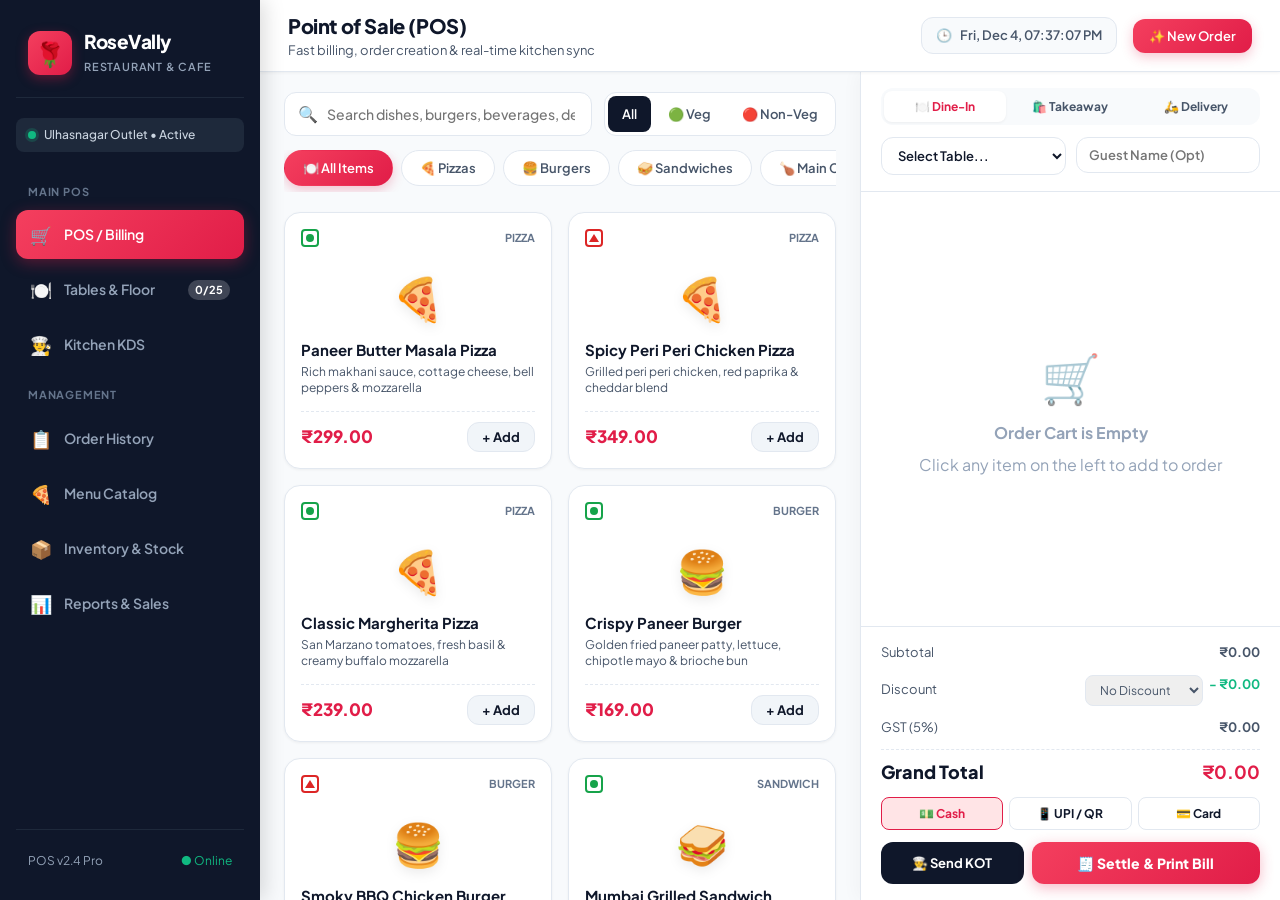
<file: index.html>
<!DOCTYPE html>
<html lang="en">
<head>
    <meta charset="UTF-8">
    <meta name="viewport" content="width=device-width, initial-scale=1.0">
    <title>RoseVally - Smart POS & Billing Terminal</title>
    <link rel="stylesheet" href="style.css">
</head>
<body>

<div class="app-layout">

    <!-- ================= SIDEBAR NAVIGATION ================= -->
    <aside class="sidebar">
        <div class="brand-header">
            <div class="brand-icon">🌹</div>
            <div class="brand-info">
                <h2>RoseVally</h2>
                <span>Restaurant & Cafe</span>
            </div>
        </div>

        <div class="outlet-tag">
            <span class="pulse-dot"></span>
            <span>Ulhasnagar Outlet • Active</span>
        </div>

        <nav class="nav-menu">
            <div class="nav-label">Main POS</div>
            <a href="index.html" class="nav-item active">
                <div class="nav-left">
                    <span class="nav-icon">🛒</span>
                    <span>POS / Billing</span>
                </div>
            </a>

            <a href="tables.html" class="nav-item">
                <div class="nav-left">
                    <span class="nav-icon">🍽️</span>
                    <span>Tables & Floor</span>
                </div>
                <span class="nav-badge" id="tableOccupiedBadge">0/25</span>
            </a>

            <a href="kitchen.html" class="nav-item">
                <div class="nav-left">
                    <span class="nav-icon">👨‍🍳</span>
                    <span>Kitchen KDS</span>
                </div>
                <span class="nav-badge" id="kitchenOrdersBadge" style="background:#ef4444;">0</span>
            </a>

            <div class="nav-label">Management</div>
            <a href="orders.html" class="nav-item">
                <div class="nav-left">
                    <span class="nav-icon">📋</span>
                    <span>Order History</span>
                </div>
            </a>

            <a href="menu.html" class="nav-item">
                <div class="nav-left">
                    <span class="nav-icon">🍕</span>
                    <span>Menu Catalog</span>
                </div>
            </a>

            <a href="inventory.html" class="nav-item">
                <div class="nav-left">
                    <span class="nav-icon">📦</span>
                    <span>Inventory & Stock</span>
                </div>
            </a>

            <a href="reports.html" class="nav-item">
                <div class="nav-left">
                    <span class="nav-icon">📊</span>
                    <span>Reports & Sales</span>
                </div>
            </a>
        </nav>

        <div class="sidebar-footer">
            <div class="system-status">
                <span>POS v2.4 Pro</span>
                <span style="color:#10b981;">● Online</span>
            </div>
        </div>
    </aside>


    <!-- ================= MAIN POS INTERFACE ================= -->
    <div class="main-wrapper">

        <!-- TOP BAR -->
        <header class="topbar">
            <div class="page-title">
                <h1>Point of Sale (POS)</h1>
                <p>Fast billing, order creation & real-time kitchen sync</p>
            </div>

            <div class="topbar-actions">
                <div class="live-clock" id="liveClockDisplay">
                    🕒 <span>Loading time...</span>
                </div>
                <button class="quick-action-btn" id="newOrderBtn" onclick="resetCurrentOrder()">
                    ✨ New Order
                </button>
            </div>
        </header>

        <!-- POS WORKSPACE -->
        <main class="pos-workspace">

            <!-- LEFT: FOOD CATALOG PANE -->
            <section class="pos-catalog-pane">
                
                <div class="catalog-controls">
                    <!-- Search & Diet Filters -->
                    <div class="search-filter-row">
                        <div class="search-input-box">
                            <span class="search-icon">🔍</span>
                            <input type="text" id="foodSearchInput" placeholder="Search dishes, burgers, beverages, desserts..." autocomplete="off">
                        </div>

                        <div class="diet-filter-tabs">
                            <button class="diet-btn active" data-diet="all">All</button>
                            <button class="diet-btn" data-diet="veg">🟢 Veg</button>
                            <button class="diet-btn" data-diet="nonveg">🔴 Non-Veg</button>
                        </div>
                    </div>

                    <!-- Category Chips -->
                    <div class="categories-bar" id="categoryChipsContainer">
                        <button class="category-chip active" data-cat="all">🍽️ All Items</button>
                        <button class="category-chip" data-cat="pizza">🍕 Pizzas</button>
                        <button class="category-chip" data-cat="burger">🍔 Burgers</button>
                        <button class="category-chip" data-cat="sandwich">🥪 Sandwiches</button>
                        <button class="category-chip" data-cat="main">🍗 Main Course</button>
                        <button class="category-chip" data-cat="beverage">🥤 Beverages</button>
                        <button class="category-chip" data-cat="dessert">🍰 Desserts</button>
                    </div>
                </div>

                <!-- Food Items Grid -->
                <div class="food-items-grid" id="foodGrid">
                    <!-- Generated dynamically via script.js -->
                </div>

            </section>


            <!-- RIGHT: ORDER CART & BILLING PANE -->
            <aside class="pos-order-pane">
                
                <!-- Order Header & Mode -->
                <div class="order-pane-header">
                    <div class="order-type-switch">
                        <button type="button" class="type-btn active" data-type="dinein">🍽️ Dine-In</button>
                        <button type="button" class="type-btn" data-type="takeaway">🛍️ Takeaway</button>
                        <button type="button" class="type-btn" data-type="delivery">🛵 Delivery</button>
                    </div>

                    <div class="order-meta-grid">
                        <div class="table-picker-box" id="tablePickerWrapper">
                            <select id="posTableSelect">
                                <option value="">Select Table...</option>
                                <!-- Tables dynamically populated -->
                            </select>
                        </div>

                        <div class="guest-input-box">
                            <input type="text" id="posGuestName" placeholder="Guest Name (Opt)">
                        </div>
                    </div>
                </div>

                <!-- Cart Items List -->
                <div class="order-cart-items" id="cartItemsList">
                    <div class="empty-cart-state">
                        <span>🛒</span>
                        <strong>Order Cart is Empty</strong>
                        <p>Click any item on the left to add to order</p>
                    </div>
                </div>

                <!-- Bill Calculation & Checkout Controls -->
                <div class="order-summary-box">
                    
                    <div class="calc-line">
                        <span>Subtotal</span>
                        <strong id="summarySubtotal">₹0.00</strong>
                    </div>

                    <div class="calc-line" style="align-items:center;">
                        <span>Discount</span>
                        <div class="discount-controls">
                            <select id="discountSelect" onchange="calculateCartTotals()">
                                <option value="0">No Discount</option>
                                <option value="5%">5% Off</option>
                                <option value="10%">10% Off</option>
                                <option value="50">₹50 Flat Off</option>
                                <option value="100">₹100 Flat Off</option>
                            </select>
                            <strong id="summaryDiscount" style="color:#10b981;">- ₹0.00</strong>
                        </div>
                    </div>

                    <div class="calc-line">
                        <span>GST (5%)</span>
                        <strong id="summaryGST">₹0.00</strong>
                    </div>

                    <div class="calc-line grand">
                        <span>Grand Total</span>
                        <strong id="summaryGrandTotal">₹0.00</strong>
                    </div>

                    <!-- Payment Mode Selection -->
                    <div class="payment-modes-grid">
                        <button type="button" class="pay-mode-btn active" data-mode="Cash">💵 Cash</button>
                        <button type="button" class="pay-mode-btn" data-mode="UPI">📱 UPI / QR</button>
                        <button type="button" class="pay-mode-btn" data-mode="Card">💳 Card</button>
                    </div>

                    <!-- Action Buttons -->
                    <div class="order-actions-row">
                        <button type="button" class="kot-btn" onclick="sendKitchenKOT()">
                            👨‍🍳 Send KOT
                        </button>
                        <button type="button" class="bill-pay-btn" onclick="generateAndPrintBill()">
                            🧾 Settle & Print Bill
                        </button>
                    </div>

                </div>

            </aside>

        </main>

    </div>

</div>


<!-- ================= ITEM CUSTOMIZATION / NOTE MODAL ================= -->
<div class="rose-modal-overlay" id="itemNoteModal">
    <div class="rose-modal-card">
        <div class="modal-head">
            <h3 id="noteModalItemTitle">Special Instruction</h3>
            <button class="modal-close-btn" onclick="closeNoteModal()">✕</button>
        </div>
        <p style="font-size:13px; color:var(--text-secondary); margin-bottom:12px;">Add specific instructions for the chef (e.g. Less spicy, Extra crispy, No garlic/onion):</p>
        <input type="text" id="customItemNoteInput" placeholder="e.g. Extra spicy & crispy base" style="width:100%; padding:10px 14px; border:1.5px solid var(--border-color); border-radius:var(--radius-md); margin-bottom:16px;">
        <div style="display:flex; justify-content:flex-end; gap:8px;">
            <button onclick="closeNoteModal()" style="padding:8px 16px; border:1px solid var(--border-color); background:transparent; border-radius:var(--radius-sm); cursor:pointer;">Cancel</button>
            <button onclick="saveItemNote()" style="padding:8px 18px; border:none; background:var(--primary); color:white; border-radius:var(--radius-sm); font-weight:700; cursor:pointer;">Save Note</button>
        </div>
    </div>
</div>


<!-- ================= UPI QR CODE MODAL ================= -->
<div class="rose-modal-overlay" id="upiModal">
    <div class="rose-modal-card" style="text-align:center;">
        <div class="modal-head">
            <h3>📱 UPI Instant Payment</h3>
            <button class="modal-close-btn" onclick="closeUpiModal()">✕</button>
        </div>
        <p style="font-size:14px; color:var(--text-secondary); margin-bottom:16px;">Scan with Google Pay, PhonePe, Paytm or BHIM</p>
        
        <div style="background:#ffffff; border:2px dashed #e2e8f0; padding:16px; border-radius:12px; display:inline-block; margin-bottom:14px;">
            <!-- Dynamic SVG QR Code Simulation -->
            <svg width="180" height="180" viewBox="0 0 180 180" fill="none" xmlns="http://www.w3.org/2000/svg">
                <rect width="180" height="180" fill="white"/>
                <!-- Corner 1 -->
                <rect x="15" y="15" width="40" height="40" rx="4" fill="#0F172A"/>
                <rect x="23" y="23" width="24" height="24" rx="2" fill="white"/>
                <rect x="29" y="29" width="12" height="12" rx="1" fill="#E11D48"/>
                <!-- Corner 2 -->
                <rect x="125" y="15" width="40" height="40" rx="4" fill="#0F172A"/>
                <rect x="133" y="23" width="24" height="24" rx="2" fill="white"/>
                <rect x="139" y="29" width="12" height="12" rx="1" fill="#E11D48"/>
                <!-- Corner 3 -->
                <rect x="15" y="125" width="40" height="40" rx="4" fill="#0F172A"/>
                <rect x="23" y="133" width="24" height="24" rx="2" fill="white"/>
                <rect x="29" y="139" width="12" height="12" rx="1" fill="#E11D48"/>
                <!-- QR Dots Matrix -->
                <rect x="70" y="20" width="12" height="12" fill="#0F172A"/>
                <rect x="90" y="20" width="12" height="12" fill="#0F172A"/>
                <rect x="70" y="40" width="12" height="12" fill="#0F172A"/>
                <rect x="90" y="45" width="12" height="12" fill="#0F172A"/>
                <rect x="20" y="70" width="12" height="12" fill="#0F172A"/>
                <rect x="40" y="75" width="12" height="12" fill="#0F172A"/>
                <rect x="70" y="70" width="40" height="40" rx="6" fill="#E11D48"/>
                <text x="90" y="94" font-size="14" font-weight="bold" fill="white" text-anchor="middle">🌹</text>
                <rect x="125" y="70" width="12" height="12" fill="#0F172A"/>
                <rect x="145" y="75" width="12" height="12" fill="#0F172A"/>
                <rect x="70" y="125" width="12" height="12" fill="#0F172A"/>
                <rect x="90" y="130" width="12" height="12" fill="#0F172A"/>
                <rect x="125" y="125" width="12" height="12" fill="#0F172A"/>
                <rect x="145" y="140" width="12" height="12" fill="#0F172A"/>
            </svg>
        </div>

        <div style="font-size:16px; font-weight:800; color:var(--primary); margin-bottom:6px;" id="upiAmountDisplay">
            Amount: ₹0.00
        </div>
        <p style="font-size:12px; color:var(--text-muted); margin-bottom:18px;">UPI ID: rosevally.ulhasnagar@upi</p>

        <button onclick="confirmUpiPayment()" style="width:100%; padding:12px; background:var(--success); color:white; border:none; border-radius:var(--radius-md); font-weight:700; cursor:pointer;">
            ✅ Confirm Payment Received
        </button>
    </div>
</div>


<!-- ================= THERMAL RECEIPT MODAL ================= -->
<div class="rose-modal-overlay" id="receiptModal">
    <div class="rose-modal-card" style="max-width:380px;">
        <div class="modal-head">
            <h3>Tax Invoice / Receipt</h3>
            <button class="modal-close-btn" onclick="closeReceiptModal()">✕</button>
        </div>

        <div class="thermal-receipt" id="printableReceiptArea">
            <div class="receipt-header">
                <h2>🌹 ROSEVALLY RESTAURANT</h2>
                <div>Main Market, Near Station Road</div>
                <div>Ulhasnagar, Maharashtra - 421003</div>
                <div>Ph: +91 98234 56789 • GSTIN: 27AABCR1234F1Z5</div>
            </div>

            <div class="receipt-divider"></div>

            <div style="display:flex; justify-content:space-between;">
                <span id="rcptOrderNo">Order: #ORD-901</span>
                <span id="rcptDate">18/08/2026 20:00</span>
            </div>
            <div style="display:flex; justify-content:space-between;">
                <span id="rcptType">Dine-In (Table 3)</span>
                <span id="rcptGuest">Guest: Rahul</span>
            </div>

            <div class="receipt-divider"></div>

            <table class="receipt-table">
                <thead>
                    <tr>
                        <th>Item</th>
                        <th style="text-align:center;">Qty</th>
                        <th style="text-align:right;">Total</th>
                    </tr>
                </thead>
                <tbody id="rcptItemsBody">
                    <!-- Dynamic items -->
                </tbody>
            </table>

            <div class="receipt-divider"></div>

            <div style="display:flex; justify-content:space-between;">
                <span>Subtotal:</span>
                <strong id="rcptSubtotal">₹0.00</strong>
            </div>
            <div style="display:flex; justify-content:space-between;">
                <span>Discount:</span>
                <strong id="rcptDiscount">₹0.00</strong>
            </div>
            <div style="display:flex; justify-content:space-between;">
                <span>GST (5%):</span>
                <strong id="rcptGst">₹0.00</strong>
            </div>
            <div class="receipt-divider"></div>
            <div style="display:flex; justify-content:space-between; font-size:15px; font-weight:bold;">
                <span>GRAND TOTAL:</span>
                <span id="rcptGrandTotal">₹0.00</span>
            </div>
            <div style="display:flex; justify-content:space-between; margin-top:4px;">
                <span>Payment Mode:</span>
                <strong id="rcptPayMode">Cash</strong>
            </div>

            <div class="receipt-divider"></div>

            <div style="text-align:center; font-size:11px; margin-top:8px;">
                *** THANK YOU FOR VISITING ROSEVALLY! ***<br>
                Please visit us again soon!
            </div>
        </div>

        <div style="display:flex; gap:10px;">
            <button onclick="printReceipt()" style="flex:1; padding:12px; background:var(--primary); color:white; border:none; border-radius:var(--radius-md); font-weight:700; cursor:pointer;">
                🖨️ Print Receipt
            </button>
            <button onclick="closeReceiptModal()" style="flex:1; padding:12px; background:#e2e8f0; color:var(--text-primary); border:none; border-radius:var(--radius-md); font-weight:700; cursor:pointer;">
                Done
            </button>
        </div>
    </div>
</div>


<!-- Scripts -->
<script src="store.js"></script>
<script src="script.js"></script>

</body>
</html>
</file>
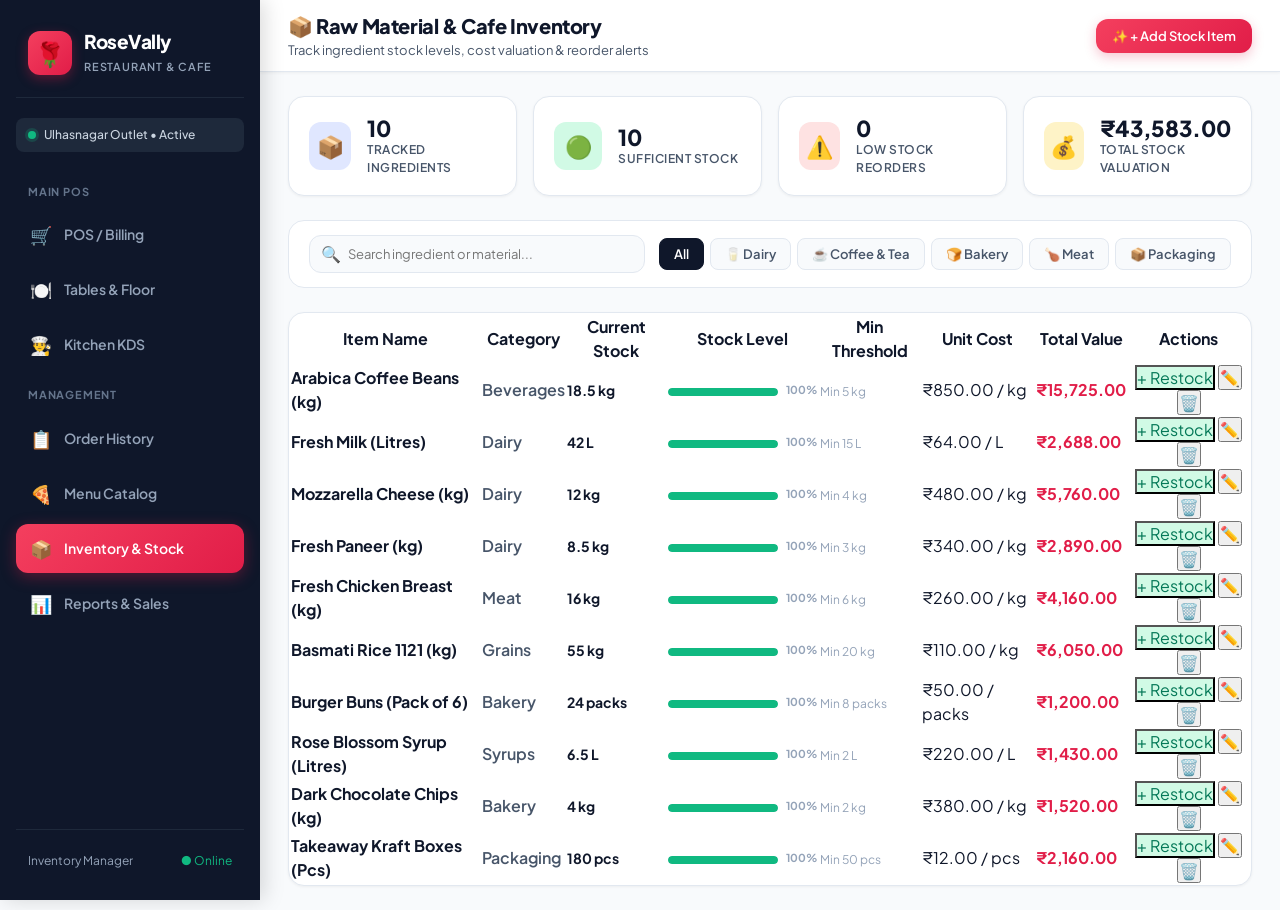
<file: inventory.html>
<!DOCTYPE html>
<html lang="en">
<head>
    <meta charset="UTF-8">
    <meta name="viewport" content="width=device-width, initial-scale=1.0">
    <title>RoseVally - Cafe & Restaurant Inventory Management</title>
    <link rel="stylesheet" href="style.css">
    <link rel="stylesheet" href="inventory.css">
</head>
<body>

<div class="app-layout">

    <!-- SIDEBAR -->
    <aside class="sidebar">
        <div class="brand-header">
            <div class="brand-icon">🌹</div>
            <div class="brand-info">
                <h2>RoseVally</h2>
                <span>Restaurant & Cafe</span>
            </div>
        </div>

        <div class="outlet-tag">
            <span class="pulse-dot"></span>
            <span>Ulhasnagar Outlet • Active</span>
        </div>

        <nav class="nav-menu">
            <div class="nav-label">Main POS</div>
            <a href="index.html" class="nav-item">
                <div class="nav-left">
                    <span class="nav-icon">🛒</span>
                    <span>POS / Billing</span>
                </div>
            </a>

            <a href="tables.html" class="nav-item">
                <div class="nav-left">
                    <span class="nav-icon">🍽️</span>
                    <span>Tables & Floor</span>
                </div>
            </a>

            <a href="kitchen.html" class="nav-item">
                <div class="nav-left">
                    <span class="nav-icon">👨‍🍳</span>
                    <span>Kitchen KDS</span>
                </div>
            </a>

            <div class="nav-label">Management</div>
            <a href="orders.html" class="nav-item">
                <div class="nav-left">
                    <span class="nav-icon">📋</span>
                    <span>Order History</span>
                </div>
            </a>

            <a href="menu.html" class="nav-item">
                <div class="nav-left">
                    <span class="nav-icon">🍕</span>
                    <span>Menu Catalog</span>
                </div>
            </a>

            <a href="inventory.html" class="nav-item active">
                <div class="nav-left">
                    <span class="nav-icon">📦</span>
                    <span>Inventory & Stock</span>
                </div>
            </a>

            <a href="reports.html" class="nav-item">
                <div class="nav-left">
                    <span class="nav-icon">📊</span>
                    <span>Reports & Sales</span>
                </div>
            </a>
        </nav>

        <div class="sidebar-footer">
            <div class="system-status">
                <span>Inventory Manager</span>
                <span style="color:#10b981;">● Online</span>
            </div>
        </div>
    </aside>


    <!-- MAIN CONTENT -->
    <div class="main-wrapper">

        <!-- TOP BAR -->
        <header class="topbar">
            <div class="page-title">
                <h1>📦 Raw Material & Cafe Inventory</h1>
                <p>Track ingredient stock levels, cost valuation & reorder alerts</p>
            </div>

            <div class="topbar-actions">
                <button class="quick-action-btn" onclick="openInventoryModal()">
                    ✨ + Add Stock Item
                </button>
            </div>
        </header>

        <main style="padding: 24px 28px;">

            <!-- KPI Metric Cards -->
            <section class="inv-kpi-grid">
                <div class="inv-kpi-card">
                    <span class="inv-kpi-icon" style="background:#e0e7ff; color:#4338ca;">📦</span>
                    <div>
                        <h3 id="invTotalItems">0</h3>
                        <p>Tracked Ingredients</p>
                    </div>
                </div>

                <div class="inv-kpi-card">
                    <span class="inv-kpi-icon" style="background:var(--success-light); color:#047857;">🟢</span>
                    <div>
                        <h3 id="invAdequateStock">0</h3>
                        <p>Sufficient Stock</p>
                    </div>
                </div>

                <div class="inv-kpi-card">
                    <span class="inv-kpi-icon" style="background:var(--danger-light); color:#b91c1c;">⚠️</span>
                    <div>
                        <h3 id="invLowStock">0</h3>
                        <p>Low Stock Reorders</p>
                    </div>
                </div>

                <div class="inv-kpi-card">
                    <span class="inv-kpi-icon" style="background:#fef3c7; color:#b45309;">💰</span>
                    <div>
                        <h3 id="invTotalValuation">₹0.00</h3>
                        <p>Total Stock Valuation</p>
                    </div>
                </div>
            </section>


            <!-- Filter & Search Toolbar -->
            <section class="inv-toolbar">
                <div class="inv-search-wrapper">
                    <span>🔍</span>
                    <input type="text" id="invSearchInput" placeholder="Search ingredient or material...">
                </div>

                <div class="inv-category-filters" id="invCategoryFilters">
                    <button class="inv-cat-btn active" data-cat="all">All</button>
                    <button class="inv-cat-btn" data-cat="Dairy">🥛 Dairy</button>
                    <button class="inv-cat-btn" data-cat="Beverages">☕ Coffee & Tea</button>
                    <button class="inv-cat-btn" data-cat="Bakery">🍞 Bakery</button>
                    <button class="inv-cat-btn" data-cat="Meat">🍗 Meat</button>
                    <button class="inv-cat-btn" data-cat="Packaging">📦 Packaging</button>
                </div>
            </section>


            <!-- Inventory Table Card -->
            <section class="inv-table-card">
                <table class="rose-data-table">
                    <thead>
                        <tr>
                            <th>Item Name</th>
                            <th>Category</th>
                            <th>Current Stock</th>
                            <th>Stock Level</th>
                            <th>Min Threshold</th>
                            <th>Unit Cost</th>
                            <th>Total Value</th>
                            <th style="text-align:center;">Actions</th>
                        </tr>
                    </thead>
                    <tbody id="inventoryTableBody">
                        <!-- Rendered dynamically via inventory.js -->
                    </tbody>
                </table>
            </section>

        </main>

    </div>

</div>


<!-- ================= ADD / EDIT INVENTORY ITEM MODAL ================= -->
<div class="rose-modal-overlay" id="inventoryModal">
    <div class="rose-modal-card">
        <div class="modal-head">
            <h3 id="invModalTitle">✨ Add Inventory Item</h3>
            <button class="modal-close-btn" onclick="closeInventoryModal()">✕</button>
        </div>

        <form onsubmit="handleInventoryFormSubmit(event)">
            <input type="hidden" id="invEditId">

            <div style="margin-bottom:14px;">
                <label style="font-size:13px; font-weight:700; display:block; margin-bottom:6px;">Item Name</label>
                <input type="text" id="invNameInput" placeholder="e.g. Espresso Coffee Beans" required style="width:100%; padding:10px; border:1.5px solid var(--border-color); border-radius:var(--radius-md);">
            </div>

            <div style="display:grid; grid-template-columns:1fr 1fr; gap:12px; margin-bottom:14px;">
                <div>
                    <label style="font-size:13px; font-weight:700; display:block; margin-bottom:6px;">Category</label>
                    <select id="invCategoryInput" required style="width:100%; padding:10px; border:1.5px solid var(--border-color); border-radius:var(--radius-md);">
                        <option value="Dairy">Dairy</option>
                        <option value="Beverages">Beverages</option>
                        <option value="Bakery">Bakery</option>
                        <option value="Meat">Meat</option>
                        <option value="Grains">Grains & Spices</option>
                        <option value="Syrups">Syrups & Sauces</option>
                        <option value="Packaging">Packaging</option>
                    </select>
                </div>

                <div>
                    <label style="font-size:13px; font-weight:700; display:block; margin-bottom:6px;">Unit of Measure</label>
                    <select id="invUnitInput" required style="width:100%; padding:10px; border:1.5px solid var(--border-color); border-radius:var(--radius-md);">
                        <option value="kg">kg (Kilograms)</option>
                        <option value="L">L (Litres)</option>
                        <option value="pcs">pcs (Pieces)</option>
                        <option value="packs">packs (Packets)</option>
                    </select>
                </div>
            </div>

            <div style="display:grid; grid-template-columns:1fr 1fr; gap:12px; margin-bottom:14px;">
                <div>
                    <label style="font-size:13px; font-weight:700; display:block; margin-bottom:6px;">Current Stock Quantity</label>
                    <input type="number" id="invStockInput" step="0.1" min="0" required style="width:100%; padding:10px; border:1.5px solid var(--border-color); border-radius:var(--radius-md);">
                </div>

                <div>
                    <label style="font-size:13px; font-weight:700; display:block; margin-bottom:6px;">Min Alert Threshold</label>
                    <input type="number" id="invMinStockInput" step="0.1" min="0" required style="width:100%; padding:10px; border:1.5px solid var(--border-color); border-radius:var(--radius-md);">
                </div>
            </div>

            <div style="margin-bottom:20px;">
                <label style="font-size:13px; font-weight:700; display:block; margin-bottom:6px;">Cost per Unit (₹)</label>
                <input type="number" id="invCostInput" min="1" step="1" placeholder="e.g. 450" required style="width:100%; padding:10px; border:1.5px solid var(--border-color); border-radius:var(--radius-md);">
            </div>

            <div style="display:flex; justify-content:flex-end; gap:8px;">
                <button type="button" onclick="closeInventoryModal()" style="padding:10px 18px; border:1px solid var(--border-color); background:transparent; border-radius:var(--radius-sm); cursor:pointer;">Cancel</button>
                <button type="submit" style="padding:10px 20px; border:none; background:var(--primary); color:white; font-weight:700; border-radius:var(--radius-sm); cursor:pointer;">Save Stock Item</button>
            </div>
        </form>
    </div>
</div>


<!-- Quick Restock Modal -->
<div class="rose-modal-overlay" id="restockModal">
    <div class="rose-modal-card" style="max-width:360px;">
        <div class="modal-head">
            <h3 id="restockModalTitle">+ Restock Item</h3>
            <button class="modal-close-btn" onclick="closeRestockModal()">✕</button>
        </div>
        <p style="font-size:13px; color:var(--text-secondary); margin-bottom:12px;">Enter incoming delivery quantity to add to current stock:</p>
        <input type="hidden" id="restockItemId">
        <input type="number" id="restockQtyInput" min="1" step="0.5" value="5" style="width:100%; padding:10px; border:1.5px solid var(--border-color); border-radius:var(--radius-md); margin-bottom:16px;">
        <div style="display:flex; justify-content:flex-end; gap:8px;">
            <button onclick="closeRestockModal()" style="padding:8px 16px; border:1px solid var(--border-color); background:transparent; border-radius:var(--radius-sm); cursor:pointer;">Cancel</button>
            <button onclick="confirmRestock()" style="padding:8px 18px; border:none; background:var(--success); color:white; border-radius:var(--radius-sm); font-weight:700; cursor:pointer;">+ Add Stock</button>
        </div>
    </div>
</div>


<!-- Scripts -->
<script src="store.js"></script>
<script src="inventory.js"></script>

</body>
</html>
</file>
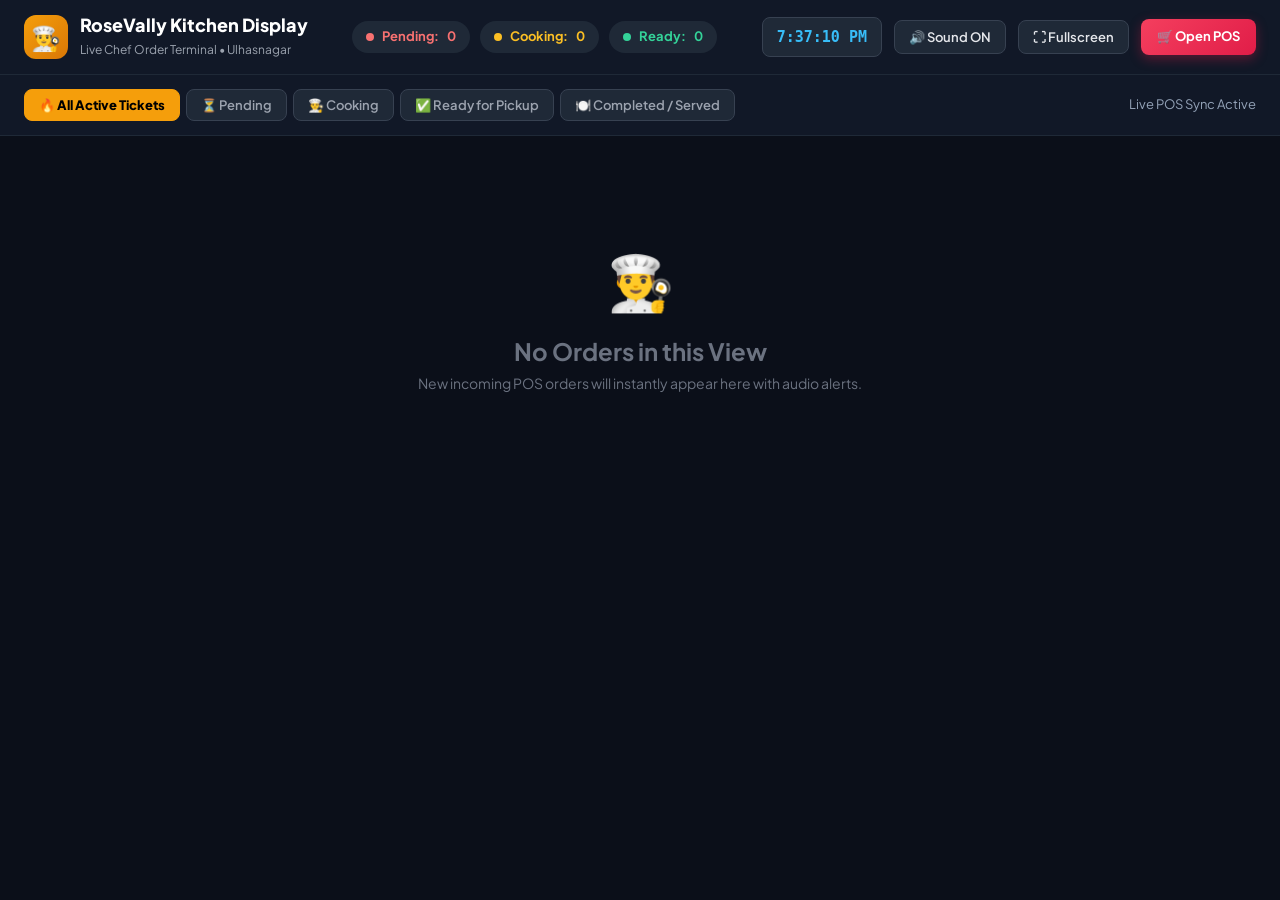
<file: kitchen.html>
<!DOCTYPE html>
<html lang="en">
<head>
    <meta charset="UTF-8">
    <meta name="viewport" content="width=device-width, initial-scale=1.0">
    <title>RoseVally - Kitchen Display System (KDS)</title>
    <link rel="stylesheet" href="style.css">
    <link rel="stylesheet" href="kitchen.css">
</head>
<body class="kitchen-body">

<div class="kds-app-container">

    <!-- TOP KDS HEADER -->
    <header class="kds-header">
        <div class="kds-brand">
            <div class="kds-logo">👨‍🍳</div>
            <div>
                <h2>RoseVally Kitchen Display</h2>
                <span>Live Chef Order Terminal • Ulhasnagar</span>
            </div>
        </div>

        <!-- Metrics Overview -->
        <div class="kds-metrics-bar">
            <div class="kds-metric-pill new">
                <span class="m-dot"></span>
                <span>Pending:</span>
                <strong id="kdsPendingCount">0</strong>
            </div>
            <div class="kds-metric-pill prep">
                <span class="m-dot"></span>
                <span>Cooking:</span>
                <strong id="kdsPrepCount">0</strong>
            </div>
            <div class="kds-metric-pill ready">
                <span class="m-dot"></span>
                <span>Ready:</span>
                <strong id="kdsReadyCount">0</strong>
            </div>
        </div>

        <!-- Right Utilities -->
        <div class="kds-header-actions">
            <div class="kds-live-clock" id="kdsClock">00:00:00</div>
            <button class="kds-tool-btn" id="soundToggleBtn" onclick="toggleKitchenSound()" title="Sound Notifications">
                🔊 Sound ON
            </button>
            <button class="kds-tool-btn" onclick="toggleFullscreen()" title="Fullscreen mode">
                ⛶ Fullscreen
            </button>
            <a href="index.html" class="kds-exit-btn">
                🛒 Open POS
            </a>
        </div>
    </header>


    <!-- TOOLBAR & FILTERS -->
    <section class="kds-toolbar">
        <div class="kds-filters" id="kdsFilterTabs">
            <button class="kds-filter-btn active" data-status="active">🔥 All Active Tickets</button>
            <button class="kds-filter-btn" data-status="Pending">⏳ Pending</button>
            <button class="kds-filter-btn" data-status="Preparing">👨‍🍳 Cooking</button>
            <button class="kds-filter-btn" data-status="Ready">✅ Ready for Pickup</button>
            <button class="kds-filter-btn" data-status="Served">🍽️ Completed / Served</button>
        </div>

        <div style="font-size:13px; color:#94a3b8; display:flex; align-items:center; gap:8px;">
            <span class="pulse-dot"></span>
            <span>Live POS Sync Active</span>
        </div>
    </section>


    <!-- TICKETS GRID -->
    <main class="kds-tickets-container" id="kdsTicketsGrid">
        <!-- Rendered dynamically via kitchen.js -->
    </main>

</div>


<!-- Scripts -->
<script src="store.js"></script>
<script src="kitchen.js"></script>

</body>
</html>
</file>
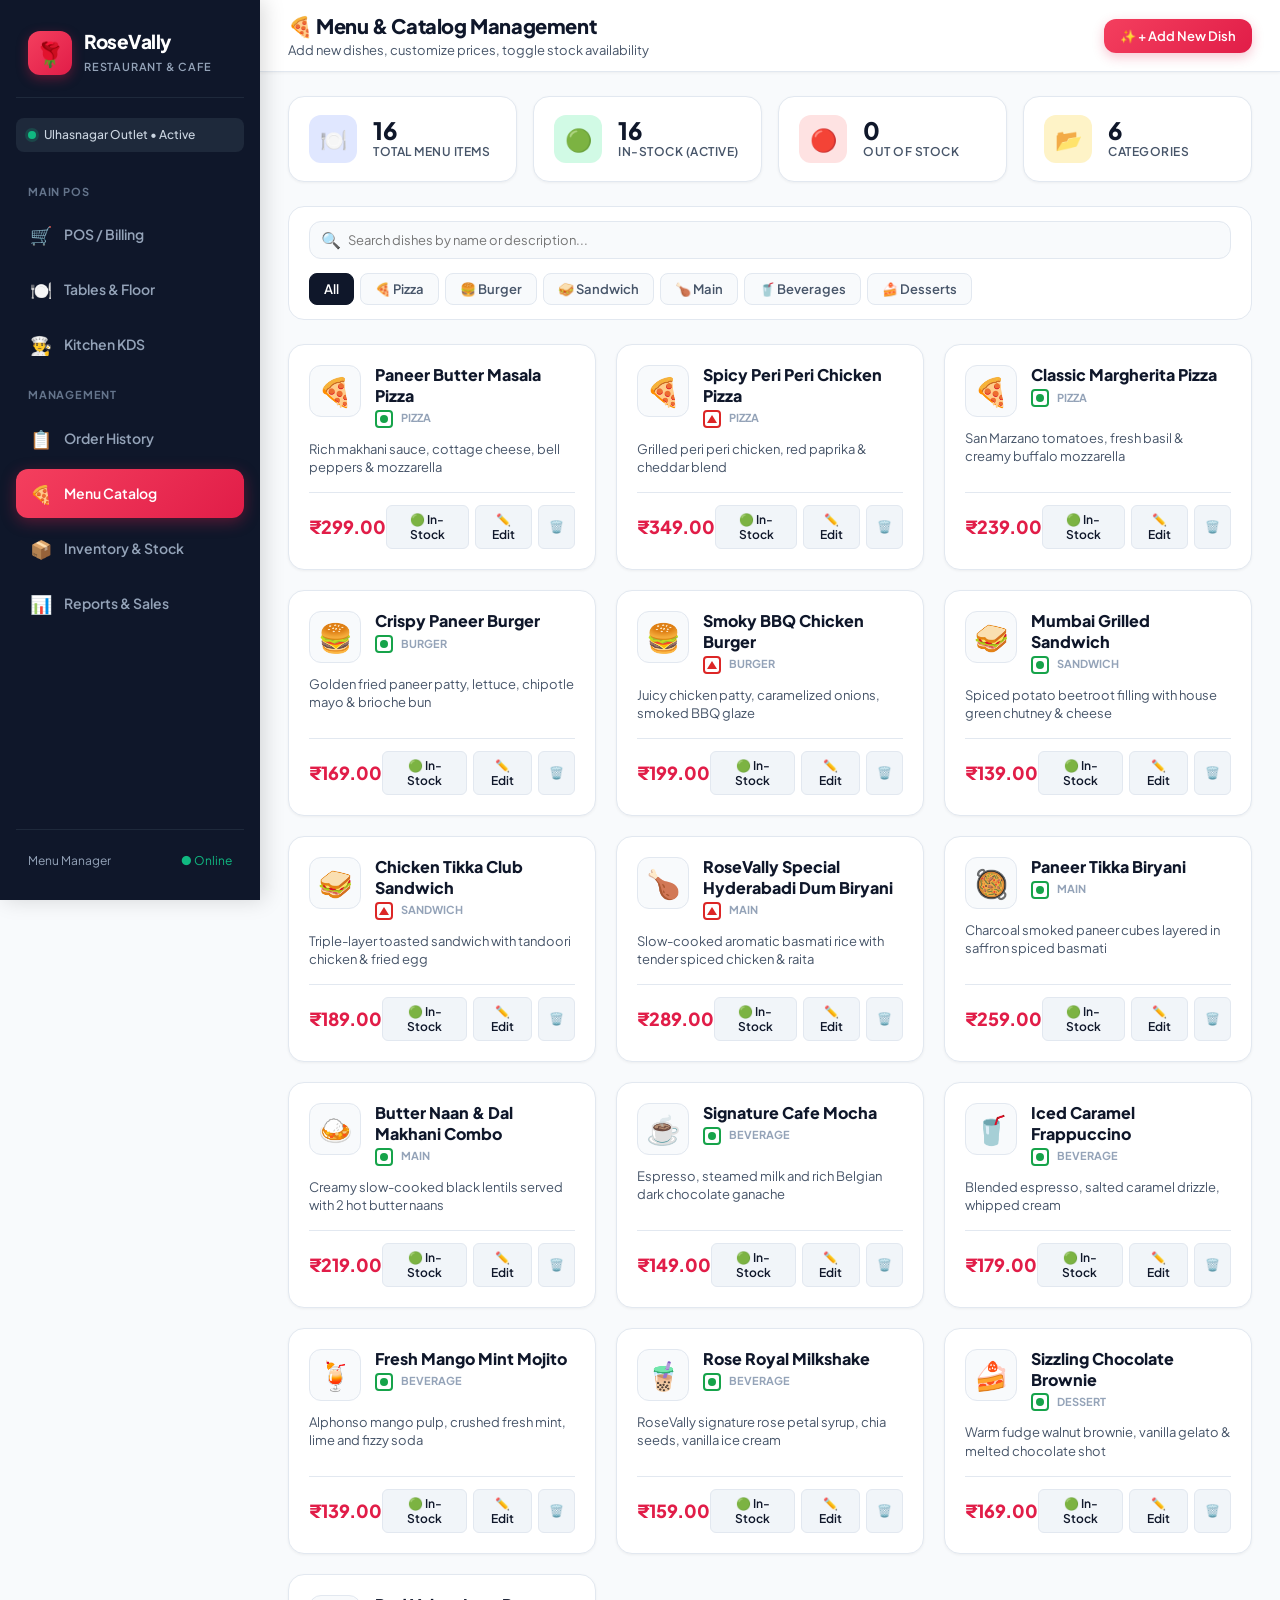
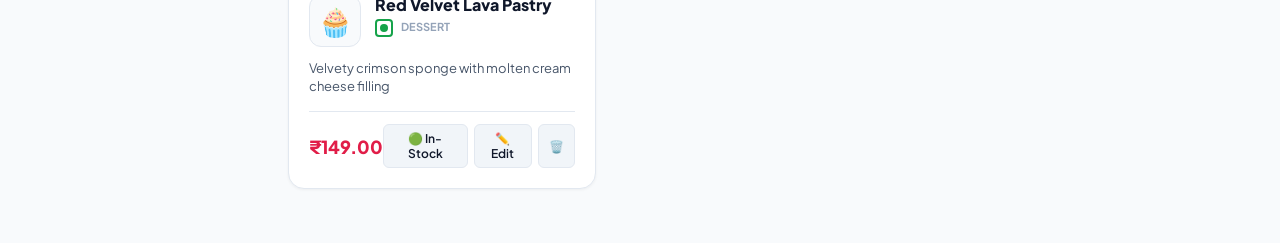
<file: menu.html>
<!DOCTYPE html>
<html lang="en">
<head>
    <meta charset="UTF-8">
    <meta name="viewport" content="width=device-width, initial-scale=1.0">
    <title>RoseVally - Menu Item Management</title>
    <link rel="stylesheet" href="style.css">
    <link rel="stylesheet" href="menu.css">
</head>
<body>

<div class="app-layout">

    <!-- SIDEBAR -->
    <aside class="sidebar">
        <div class="brand-header">
            <div class="brand-icon">🌹</div>
            <div class="brand-info">
                <h2>RoseVally</h2>
                <span>Restaurant & Cafe</span>
            </div>
        </div>

        <div class="outlet-tag">
            <span class="pulse-dot"></span>
            <span>Ulhasnagar Outlet • Active</span>
        </div>

        <nav class="nav-menu">
            <div class="nav-label">Main POS</div>
            <a href="index.html" class="nav-item">
                <div class="nav-left">
                    <span class="nav-icon">🛒</span>
                    <span>POS / Billing</span>
                </div>
            </a>

            <a href="tables.html" class="nav-item">
                <div class="nav-left">
                    <span class="nav-icon">🍽️</span>
                    <span>Tables & Floor</span>
                </div>
            </a>

            <a href="kitchen.html" class="nav-item">
                <div class="nav-left">
                    <span class="nav-icon">👨‍🍳</span>
                    <span>Kitchen KDS</span>
                </div>
            </a>

            <div class="nav-label">Management</div>
            <a href="orders.html" class="nav-item">
                <div class="nav-left">
                    <span class="nav-icon">📋</span>
                    <span>Order History</span>
                </div>
            </a>

            <a href="menu.html" class="nav-item active">
                <div class="nav-left">
                    <span class="nav-icon">🍕</span>
                    <span>Menu Catalog</span>
                </div>
            </a>

            <a href="inventory.html" class="nav-item">
                <div class="nav-left">
                    <span class="nav-icon">📦</span>
                    <span>Inventory & Stock</span>
                </div>
            </a>

            <a href="reports.html" class="nav-item">
                <div class="nav-left">
                    <span class="nav-icon">📊</span>
                    <span>Reports & Sales</span>
                </div>
            </a>
        </nav>

        <div class="sidebar-footer">
            <div class="system-status">
                <span>Menu Manager</span>
                <span style="color:#10b981;">● Online</span>
            </div>
        </div>
    </aside>


    <!-- MAIN CONTENT -->
    <div class="main-wrapper">

        <!-- TOP BAR -->
        <header class="topbar">
            <div class="page-title">
                <h1>🍕 Menu & Catalog Management</h1>
                <p>Add new dishes, customize prices, toggle stock availability</p>
            </div>

            <div class="topbar-actions">
                <button class="quick-action-btn" onclick="openDishModal()">
                    ✨ + Add New Dish
                </button>
            </div>
        </header>

        <main style="padding: 24px 28px;">

            <!-- Summary KPI Badges -->
            <section class="menu-kpi-grid">
                <div class="menu-kpi-card">
                    <span class="menu-kpi-icon" style="background:#e0e7ff; color:#4338ca;">🍽️</span>
                    <div>
                        <h3 id="metricTotalDishes">0</h3>
                        <p>Total Menu Items</p>
                    </div>
                </div>

                <div class="menu-kpi-card">
                    <span class="menu-kpi-icon" style="background:var(--success-light); color:#047857;">🟢</span>
                    <div>
                        <h3 id="metricInStockDishes">0</h3>
                        <p>In-Stock (Active)</p>
                    </div>
                </div>

                <div class="menu-kpi-card">
                    <span class="menu-kpi-icon" style="background:var(--danger-light); color:#b91c1c;">🔴</span>
                    <div>
                        <h3 id="metricOutOfStockDishes">0</h3>
                        <p>Out of Stock</p>
                    </div>
                </div>

                <div class="menu-kpi-card">
                    <span class="menu-kpi-icon" style="background:#fef3c7; color:#b45309;">📂</span>
                    <div>
                        <h3 id="metricCategoriesCount">6</h3>
                        <p>Categories</p>
                    </div>
                </div>
            </section>


            <!-- Filter & Search Toolbar -->
            <section class="menu-toolbar">
                <div class="menu-search-wrapper">
                    <span>🔍</span>
                    <input type="text" id="menuSearchInput" placeholder="Search dishes by name or description...">
                </div>

                <div class="menu-category-filter" id="menuCategoryFilters">
                    <button class="menu-cat-btn active" data-cat="all">All</button>
                    <button class="menu-cat-btn" data-cat="pizza">🍕 Pizza</button>
                    <button class="menu-cat-btn" data-cat="burger">🍔 Burger</button>
                    <button class="menu-cat-btn" data-cat="sandwich">🥪 Sandwich</button>
                    <button class="menu-cat-btn" data-cat="main">🍗 Main</button>
                    <button class="menu-cat-btn" data-cat="beverage">🥤 Beverages</button>
                    <button class="menu-cat-btn" data-cat="dessert">🍰 Desserts</button>
                </div>
            </section>


            <!-- Menu Catalog Grid -->
            <section class="menu-catalog-grid" id="menuCatalogGrid">
                <!-- Rendered dynamically via menu.js -->
            </section>

        </main>

    </div>

</div>


<!-- ================= ADD / EDIT DISH MODAL ================= -->
<div class="rose-modal-overlay" id="dishModal">
    <div class="rose-modal-card">
        <div class="modal-head">
            <h3 id="dishModalTitle">✨ Add New Dish</h3>
            <button class="modal-close-btn" onclick="closeDishModal()">✕</button>
        </div>

        <form onsubmit="handleDishFormSubmit(event)">
            <input type="hidden" id="dishEditId">

            <div style="display:grid; grid-template-columns:1fr 80px; gap:12px; margin-bottom:14px;">
                <div>
                    <label style="font-size:13px; font-weight:700; display:block; margin-bottom:6px;">Dish Name</label>
                    <input type="text" id="dishNameInput" placeholder="e.g. Cheesy Garlic Bread" required style="width:100%; padding:10px; border:1.5px solid var(--border-color); border-radius:var(--radius-md);">
                </div>
                <div>
                    <label style="font-size:13px; font-weight:700; display:block; margin-bottom:6px;">Emoji</label>
                    <input type="text" id="dishEmojiInput" value="🍕" required style="width:100%; padding:10px; text-align:center; font-size:18px; border:1.5px solid var(--border-color); border-radius:var(--radius-md);">
                </div>
            </div>

            <div style="display:grid; grid-template-columns:1fr 1fr; gap:12px; margin-bottom:14px;">
                <div>
                    <label style="font-size:13px; font-weight:700; display:block; margin-bottom:6px;">Category</label>
                    <select id="dishCategoryInput" required style="width:100%; padding:10px; border:1.5px solid var(--border-color); border-radius:var(--radius-md);">
                        <option value="pizza">Pizza</option>
                        <option value="burger">Burger</option>
                        <option value="sandwich">Sandwich</option>
                        <option value="main">Main Course</option>
                        <option value="beverage">Beverage</option>
                        <option value="dessert">Dessert</option>
                    </select>
                </div>

                <div>
                    <label style="font-size:13px; font-weight:700; display:block; margin-bottom:6px;">Diet Type</label>
                    <select id="dishDietInput" required style="width:100%; padding:10px; border:1.5px solid var(--border-color); border-radius:var(--radius-md);">
                        <option value="veg">🟢 Vegetarian</option>
                        <option value="nonveg">🔴 Non-Vegetarian</option>
                    </select>
                </div>
            </div>

            <div style="margin-bottom:14px;">
                <label style="font-size:13px; font-weight:700; display:block; margin-bottom:6px;">Price (₹)</label>
                <input type="number" id="dishPriceInput" min="1" step="1" placeholder="e.g. 199" required style="width:100%; padding:10px; border:1.5px solid var(--border-color); border-radius:var(--radius-md);">
            </div>

            <div style="margin-bottom:16px;">
                <label style="font-size:13px; font-weight:700; display:block; margin-bottom:6px;">Description</label>
                <textarea id="dishDescInput" rows="2" placeholder="Brief description of ingredients & flavors..." style="width:100%; padding:10px; border:1.5px solid var(--border-color); border-radius:var(--radius-md); font-family:inherit;"></textarea>
            </div>

            <div style="margin-bottom:20px; display:flex; align-items:center; gap:10px;">
                <input type="checkbox" id="dishAvailableInput" checked style="width:18px; height:18px; cursor:pointer;">
                <label for="dishAvailableInput" style="font-size:13px; font-weight:600; cursor:pointer;">In Stock / Available for Orders</label>
            </div>

            <div style="display:flex; justify-content:flex-end; gap:8px;">
                <button type="button" onclick="closeDishModal()" style="padding:10px 18px; border:1px solid var(--border-color); background:transparent; border-radius:var(--radius-sm); cursor:pointer;">Cancel</button>
                <button type="submit" style="padding:10px 20px; border:none; background:var(--primary); color:white; font-weight:700; border-radius:var(--radius-sm); cursor:pointer;">Save Dish</button>
            </div>
        </form>
    </div>
</div>


<!-- Scripts -->
<script src="store.js"></script>
<script src="menu.js"></script>

</body>
</html>
</file>
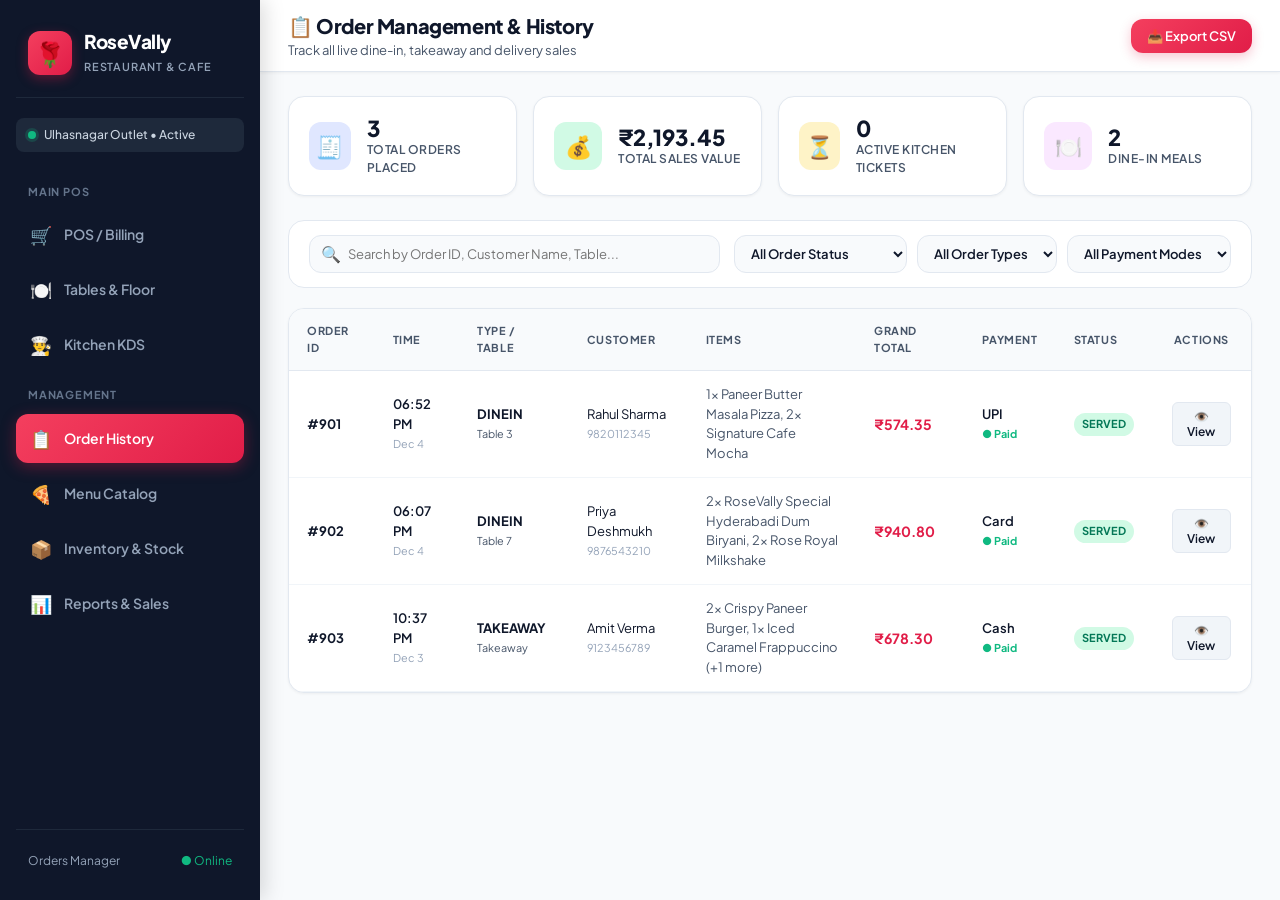
<file: orders.html>
<!DOCTYPE html>
<html lang="en">
<head>
    <meta charset="UTF-8">
    <meta name="viewport" content="width=device-width, initial-scale=1.0">
    <title>RoseVally - Order History & Management</title>
    <link rel="stylesheet" href="style.css">
    <link rel="stylesheet" href="orders.css">
</head>
<body>

<div class="app-layout">

    <!-- SIDEBAR -->
    <aside class="sidebar">
        <div class="brand-header">
            <div class="brand-icon">🌹</div>
            <div class="brand-info">
                <h2>RoseVally</h2>
                <span>Restaurant & Cafe</span>
            </div>
        </div>

        <div class="outlet-tag">
            <span class="pulse-dot"></span>
            <span>Ulhasnagar Outlet • Active</span>
        </div>

        <nav class="nav-menu">
            <div class="nav-label">Main POS</div>
            <a href="index.html" class="nav-item">
                <div class="nav-left">
                    <span class="nav-icon">🛒</span>
                    <span>POS / Billing</span>
                </div>
            </a>

            <a href="tables.html" class="nav-item">
                <div class="nav-left">
                    <span class="nav-icon">🍽️</span>
                    <span>Tables & Floor</span>
                </div>
            </a>

            <a href="kitchen.html" class="nav-item">
                <div class="nav-left">
                    <span class="nav-icon">👨‍🍳</span>
                    <span>Kitchen KDS</span>
                </div>
            </a>

            <div class="nav-label">Management</div>
            <a href="orders.html" class="nav-item active">
                <div class="nav-left">
                    <span class="nav-icon">📋</span>
                    <span>Order History</span>
                </div>
            </a>

            <a href="menu.html" class="nav-item">
                <div class="nav-left">
                    <span class="nav-icon">🍕</span>
                    <span>Menu Catalog</span>
                </div>
            </a>

            <a href="inventory.html" class="nav-item">
                <div class="nav-left">
                    <span class="nav-icon">📦</span>
                    <span>Inventory & Stock</span>
                </div>
            </a>

            <a href="reports.html" class="nav-item">
                <div class="nav-left">
                    <span class="nav-icon">📊</span>
                    <span>Reports & Sales</span>
                </div>
            </a>
        </nav>

        <div class="sidebar-footer">
            <div class="system-status">
                <span>Orders Manager</span>
                <span style="color:#10b981;">● Online</span>
            </div>
        </div>
    </aside>


    <!-- MAIN CONTENT -->
    <div class="main-wrapper">

        <!-- TOP BAR -->
        <header class="topbar">
            <div class="page-title">
                <h1>📋 Order Management & History</h1>
                <p>Track all live dine-in, takeaway and delivery sales</p>
            </div>

            <div class="topbar-actions">
                <button class="quick-action-btn" onclick="exportOrdersToCSV()">
                    📥 Export CSV
                </button>
            </div>
        </header>

        <main style="padding: 24px 28px;">

            <!-- Summary KPI Badges -->
            <section class="orders-kpi-grid">
                <div class="kpi-card">
                    <span class="kpi-icon" style="background:#e0e7ff; color:#4338ca;">🧾</span>
                    <div>
                        <h3 id="kpiTotalOrders">0</h3>
                        <p>Total Orders Placed</p>
                    </div>
                </div>

                <div class="kpi-card">
                    <span class="kpi-icon" style="background:var(--success-light); color:#047857;">💰</span>
                    <div>
                        <h3 id="kpiTotalRevenue">₹0.00</h3>
                        <p>Total Sales Value</p>
                    </div>
                </div>

                <div class="kpi-card">
                    <span class="kpi-icon" style="background:var(--warning-light); color:#b45309;">⏳</span>
                    <div>
                        <h3 id="kpiActiveOrders">0</h3>
                        <p>Active Kitchen Tickets</p>
                    </div>
                </div>

                <div class="kpi-card">
                    <span class="kpi-icon" style="background:#fae8ff; color:#86198f;">🍽️</span>
                    <div>
                        <h3 id="kpiDineInCount">0</h3>
                        <p>Dine-In Meals</p>
                    </div>
                </div>
            </section>


            <!-- Filter & Search Controls -->
            <section class="orders-filter-container">
                <div class="orders-search-wrapper">
                    <span>🔍</span>
                    <input type="text" id="orderSearchInput" placeholder="Search by Order ID, Customer Name, Table...">
                </div>

                <div class="orders-dropdown-filters">
                    <select id="filterOrderStatus">
                        <option value="all">All Order Status</option>
                        <option value="Pending">Pending</option>
                        <option value="Preparing">Preparing</option>
                        <option value="Ready">Ready</option>
                        <option value="Served">Served / Completed</option>
                        <option value="Cancelled">Cancelled</option>
                    </select>

                    <select id="filterOrderType">
                        <option value="all">All Order Types</option>
                        <option value="dinein">Dine-In</option>
                        <option value="takeaway">Takeaway</option>
                        <option value="delivery">Delivery</option>
                    </select>

                    <select id="filterPaymentMethod">
                        <option value="all">All Payment Modes</option>
                        <option value="Cash">Cash</option>
                        <option value="UPI">UPI</option>
                        <option value="Card">Card</option>
                    </select>
                </div>
            </section>


            <!-- Orders Master Table -->
            <section class="orders-table-card">
                <table class="rose-data-table">
                    <thead>
                        <tr>
                            <th>Order ID</th>
                            <th>Time</th>
                            <th>Type / Table</th>
                            <th>Customer</th>
                            <th>Items</th>
                            <th>Grand Total</th>
                            <th>Payment</th>
                            <th>Status</th>
                            <th style="text-align:center;">Actions</th>
                        </tr>
                    </thead>
                    <tbody id="ordersTableBody">
                        <!-- Rendered dynamically via orders.js -->
                    </tbody>
                </table>
            </section>

        </main>

    </div>

</div>


<!-- ================= ORDER DETAILS & RECEIPT MODAL ================= -->
<div class="rose-modal-overlay" id="orderDetailModal">
    <div class="rose-modal-card" style="max-width:440px;">
        <div class="modal-head">
            <h3 id="modalOrderTitle">Order Details</h3>
            <button class="modal-close-btn" onclick="closeOrderModal()">✕</button>
        </div>

        <div id="orderDetailContent">
            <!-- Rendered dynamically -->
        </div>

        <div style="display:flex; gap:10px; margin-top:20px;">
            <button onclick="printOrderInvoice()" style="flex:1; padding:12px; background:var(--primary); color:white; border:none; border-radius:var(--radius-md); font-weight:700; cursor:pointer;">
                🖨️ Print Invoice
            </button>
            <button onclick="closeOrderModal()" style="flex:1; padding:12px; background:#e2e8f0; color:var(--text-primary); border:none; border-radius:var(--radius-md); font-weight:700; cursor:pointer;">
                Close
            </button>
        </div>
    </div>
</div>


<!-- Scripts -->
<script src="store.js"></script>
<script src="orders.js"></script>

</body>
</html>
</file>
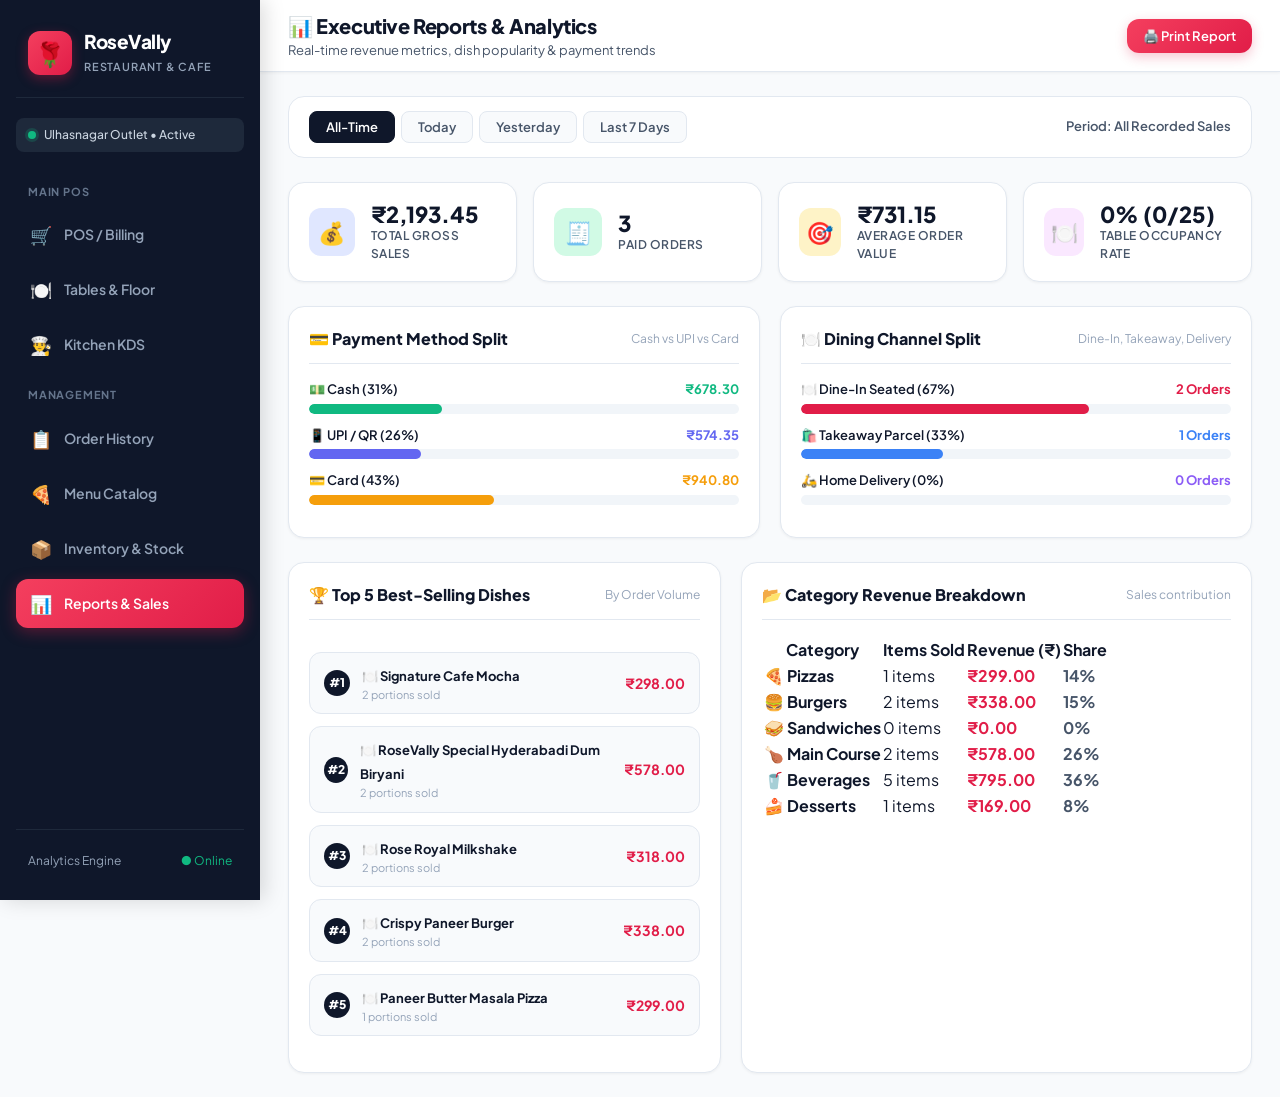
<file: reports.html>
<!DOCTYPE html>
<html lang="en">
<head>
    <meta charset="UTF-8">
    <meta name="viewport" content="width=device-width, initial-scale=1.0">
    <title>RoseVally - Business Intelligence & Reports</title>
    <link rel="stylesheet" href="style.css">
    <link rel="stylesheet" href="reports.css">
</head>
<body>

<div class="app-layout">

    <!-- SIDEBAR -->
    <aside class="sidebar">
        <div class="brand-header">
            <div class="brand-icon">🌹</div>
            <div class="brand-info">
                <h2>RoseVally</h2>
                <span>Restaurant & Cafe</span>
            </div>
        </div>

        <div class="outlet-tag">
            <span class="pulse-dot"></span>
            <span>Ulhasnagar Outlet • Active</span>
        </div>

        <nav class="nav-menu">
            <div class="nav-label">Main POS</div>
            <a href="index.html" class="nav-item">
                <div class="nav-left">
                    <span class="nav-icon">🛒</span>
                    <span>POS / Billing</span>
                </div>
            </a>

            <a href="tables.html" class="nav-item">
                <div class="nav-left">
                    <span class="nav-icon">🍽️</span>
                    <span>Tables & Floor</span>
                </div>
            </a>

            <a href="kitchen.html" class="nav-item">
                <div class="nav-left">
                    <span class="nav-icon">👨‍🍳</span>
                    <span>Kitchen KDS</span>
                </div>
            </a>

            <div class="nav-label">Management</div>
            <a href="orders.html" class="nav-item">
                <div class="nav-left">
                    <span class="nav-icon">📋</span>
                    <span>Order History</span>
                </div>
            </a>

            <a href="menu.html" class="nav-item">
                <div class="nav-left">
                    <span class="nav-icon">🍕</span>
                    <span>Menu Catalog</span>
                </div>
            </a>

            <a href="inventory.html" class="nav-item">
                <div class="nav-left">
                    <span class="nav-icon">📦</span>
                    <span>Inventory & Stock</span>
                </div>
            </a>

            <a href="reports.html" class="nav-item active">
                <div class="nav-left">
                    <span class="nav-icon">📊</span>
                    <span>Reports & Sales</span>
                </div>
            </a>
        </nav>

        <div class="sidebar-footer">
            <div class="system-status">
                <span>Analytics Engine</span>
                <span style="color:#10b981;">● Online</span>
            </div>
        </div>
    </aside>


    <!-- MAIN CONTENT -->
    <div class="main-wrapper">

        <!-- TOP BAR -->
        <header class="topbar">
            <div class="page-title">
                <h1>📊 Executive Reports & Analytics</h1>
                <p>Real-time revenue metrics, dish popularity & payment trends</p>
            </div>

            <div class="topbar-actions">
                <button class="quick-action-btn" onclick="window.print()">
                    🖨️ Print Report
                </button>
            </div>
        </header>

        <main style="padding: 24px 28px;">

            <!-- Period Filter Bar -->
            <section class="report-period-bar">
                <div class="period-tabs" id="periodTabs">
                    <button class="period-btn active" data-period="all">All-Time</button>
                    <button class="period-btn" data-period="today">Today</button>
                    <button class="period-btn" data-period="yesterday">Yesterday</button>
                    <button class="period-btn" data-period="week">Last 7 Days</button>
                </div>

                <div style="font-size:13px; font-weight:600; color:var(--text-secondary);" id="reportDateRangeDisplay">
                    Period: All Recorded Sales
                </div>
            </section>


            <!-- Summary Metric Cards -->
            <section class="reports-kpi-grid">
                <div class="report-kpi-card">
                    <span class="rep-icon" style="background:#e0e7ff; color:#4338ca;">💰</span>
                    <div>
                        <h3 id="repGrossSales">₹0.00</h3>
                        <p>Total Gross Sales</p>
                    </div>
                </div>

                <div class="report-kpi-card">
                    <span class="rep-icon" style="background:var(--success-light); color:#047857;">🧾</span>
                    <div>
                        <h3 id="repTotalOrders">0</h3>
                        <p>Paid Orders</p>
                    </div>
                </div>

                <div class="report-kpi-card">
                    <span class="rep-icon" style="background:#fef3c7; color:#b45309;">🎯</span>
                    <div>
                        <h3 id="repAOV">₹0.00</h3>
                        <p>Average Order Value</p>
                    </div>
                </div>

                <div class="report-kpi-card">
                    <span class="rep-icon" style="background:#fae8ff; color:#86198f;">🍽️</span>
                    <div>
                        <h3 id="repDineInOccupancy">0%</h3>
                        <p>Table Occupancy Rate</p>
                    </div>
                </div>
            </section>


            <!-- Analytics Charts Grid -->
            <section class="charts-dashboard-grid">
                
                <!-- Sales by Payment Mode Chart Card -->
                <div class="chart-card">
                    <div class="chart-card-head">
                        <h3>💳 Payment Method Split</h3>
                        <span style="font-size:12px; color:var(--text-muted);">Cash vs UPI vs Card</span>
                    </div>
                    <div class="chart-content-box" id="paymentBreakdownChart">
                        <!-- Rendered dynamically -->
                    </div>
                </div>

                <!-- Order Type Split Card -->
                <div class="chart-card">
                    <div class="chart-card-head">
                        <h3>🍽️ Dining Channel Split</h3>
                        <span style="font-size:12px; color:var(--text-muted);">Dine-In, Takeaway, Delivery</span>
                    </div>
                    <div class="chart-content-box" id="diningChannelChart">
                        <!-- Rendered dynamically -->
                    </div>
                </div>

            </section>


            <!-- Top Selling Dishes Leaderboard & Category Breakdown -->
            <section class="reports-bottom-grid">
                
                <!-- Leaderboard -->
                <div class="chart-card" style="flex:1;">
                    <div class="chart-card-head">
                        <h3>🏆 Top 5 Best-Selling Dishes</h3>
                        <span style="font-size:12px; color:var(--text-muted);">By Order Volume</span>
                    </div>
                    <div id="topDishesList" style="display:flex; flex-direction:column; gap:12px; padding:16px 0;">
                        <!-- Rendered dynamically -->
                    </div>
                </div>

                <!-- Category Breakdown Table -->
                <div class="chart-card" style="flex:1.2;">
                    <div class="chart-card-head">
                        <h3>📂 Category Revenue Breakdown</h3>
                        <span style="font-size:12px; color:var(--text-muted);">Sales contribution</span>
                    </div>
                    <table class="rose-data-table" style="margin-top:10px;">
                        <thead>
                            <tr>
                                <th>Category</th>
                                <th>Items Sold</th>
                                <th>Revenue (₹)</th>
                                <th>Share</th>
                            </tr>
                        </thead>
                        <tbody id="categoryRevenueBody">
                            <!-- Rendered dynamically -->
                        </tbody>
                    </table>
                </div>

            </section>

        </main>

    </div>

</div>


<!-- Scripts -->
<script src="store.js"></script>
<script src="reports.js"></script>

</body>
</html>
</file>
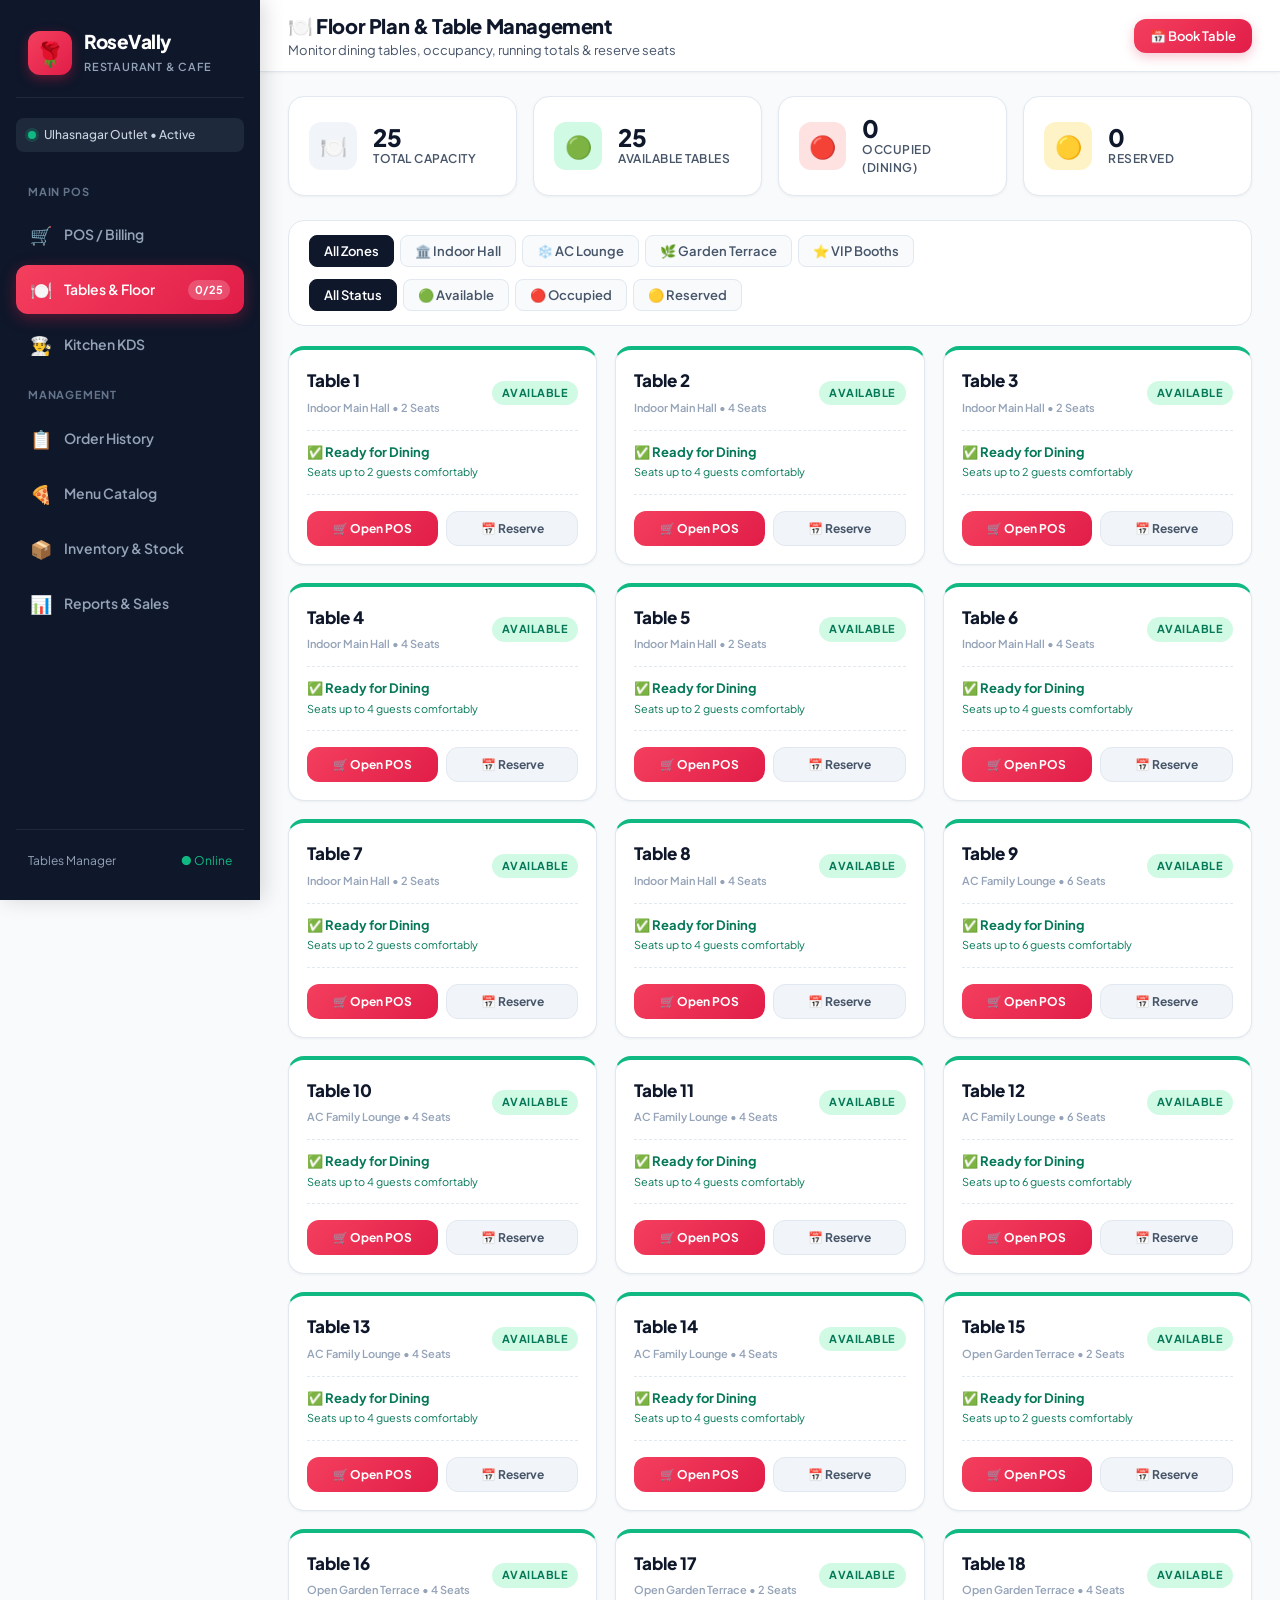
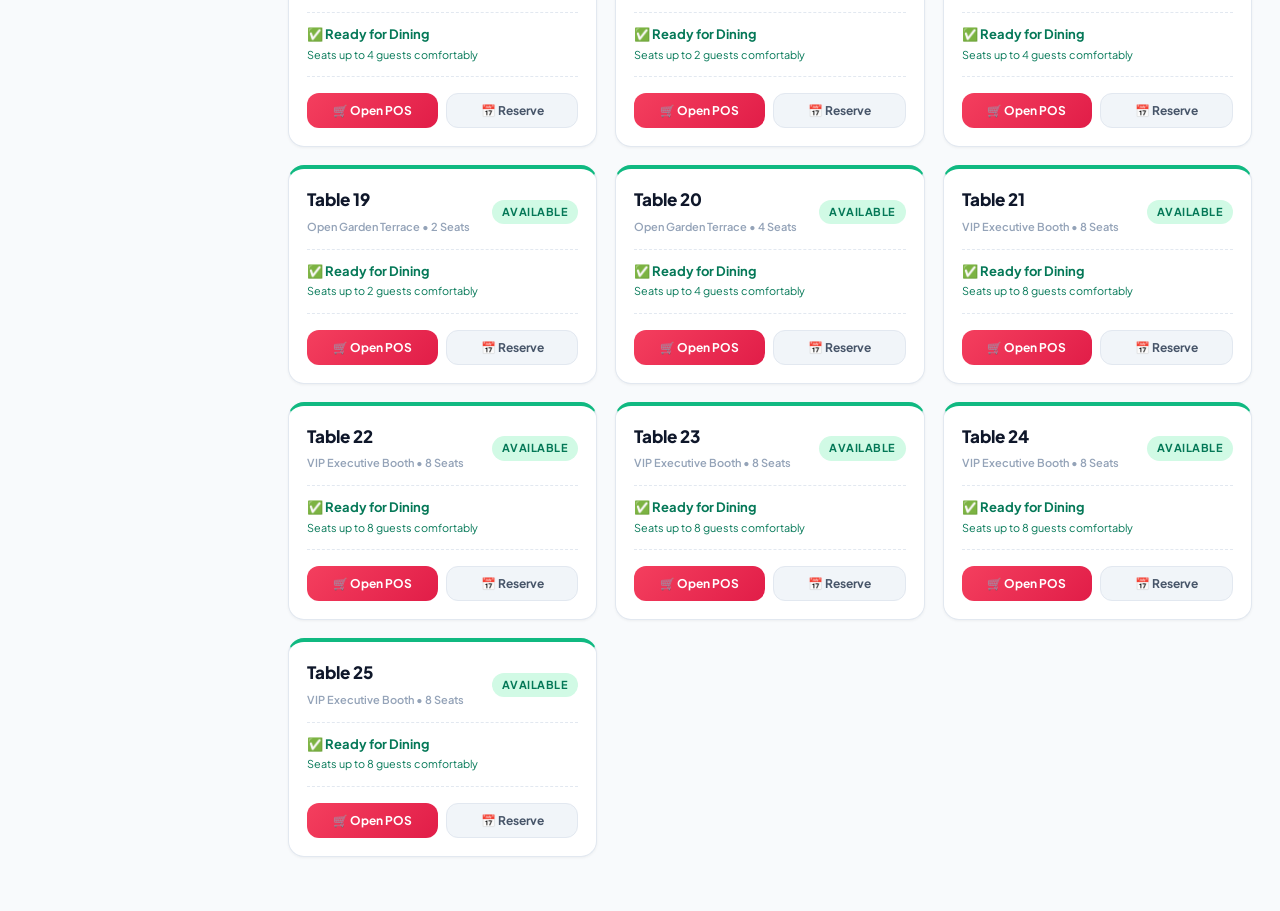
<file: tables.html>
<!DOCTYPE html>
<html lang="en">
<head>
    <meta charset="UTF-8">
    <meta name="viewport" content="width=device-width, initial-scale=1.0">
    <title>RoseVally - Floor Plan & Table Management</title>
    <link rel="stylesheet" href="style.css">
    <style>
        /* Specific Floor & Table Management Styles */
        .floor-stats-grid {
            display: grid;
            grid-template-columns: repeat(auto-fit, minmax(200px, 1fr));
            gap: 16px;
            margin-bottom: 24px;
        }

        .stat-badge-card {
            background: var(--bg-card);
            border: 1px solid var(--border-color);
            border-radius: var(--radius-lg);
            padding: 18px 20px;
            display: flex;
            align-items: center;
            gap: 16px;
            box-shadow: var(--shadow-sm);
        }

        .stat-badge-card .stat-icon {
            width: 48px;
            height: 48px;
            border-radius: var(--radius-md);
            display: flex;
            align-items: center;
            justify-content: center;
            font-size: 22px;
        }

        .stat-badge-card h2 {
            font-size: 24px;
            font-weight: 800;
            color: var(--text-primary);
            line-height: 1.1;
        }

        .stat-badge-card p {
            font-size: 12px;
            font-weight: 600;
            color: var(--text-secondary);
            text-transform: uppercase;
            letter-spacing: 0.5px;
        }

        .floor-filter-bar {
            display: flex;
            justify-content: space-between;
            align-items: center;
            flex-wrap: wrap;
            gap: 12px;
            margin-bottom: 20px;
            background: var(--bg-card);
            padding: 14px 20px;
            border-radius: var(--radius-lg);
            border: 1px solid var(--border-color);
        }

        .zone-tabs, .status-tabs {
            display: flex;
            gap: 6px;
            flex-wrap: wrap;
        }

        .filter-tab-btn {
            border: 1px solid var(--border-color);
            background: var(--bg-main);
            padding: 7px 14px;
            border-radius: var(--radius-sm);
            font-size: 13px;
            font-weight: 600;
            color: var(--text-secondary);
            cursor: pointer;
            transition: var(--transition);
        }

        .filter-tab-btn.active {
            background: var(--bg-sidebar);
            color: white;
            border-color: var(--bg-sidebar);
        }

        .tables-grid {
            display: grid;
            grid-template-columns: repeat(auto-fill, minmax(250px, 1fr));
            gap: 18px;
            padding-bottom: 30px;
        }

        .table-card {
            background: var(--bg-card);
            border: 1.5px solid var(--border-color);
            border-radius: var(--radius-lg);
            padding: 18px;
            display: flex;
            flex-direction: column;
            justify-content: space-between;
            transition: var(--transition);
            box-shadow: var(--shadow-sm);
            position: relative;
        }

        .table-card:hover {
            transform: translateY(-3px);
            box-shadow: var(--shadow-md);
        }

        .table-card.available {
            border-top: 4px solid #10b981;
        }

        .table-card.occupied {
            border-top: 4px solid #ef4444;
            background: #fffafa;
        }

        .table-card.reserved {
            border-top: 4px solid #f59e0b;
            background: #fffdf5;
        }

        .table-card.cleaning {
            border-top: 4px solid #3b82f6;
            background: #f8fbff;
        }

        .table-head-row {
            display: flex;
            justify-content: space-between;
            align-items: center;
            margin-bottom: 12px;
        }

        .table-title-group h3 {
            font-size: 17px;
            font-weight: 800;
            color: var(--text-primary);
        }

        .table-zone-sub {
            font-size: 11px;
            font-weight: 600;
            color: var(--text-muted);
        }

        .table-status-pill {
            font-size: 11px;
            font-weight: 700;
            padding: 4px 10px;
            border-radius: var(--radius-full);
            text-transform: uppercase;
            letter-spacing: 0.5px;
        }

        .pill-available { background: var(--success-light); color: #047857; }
        .pill-occupied { background: var(--danger-light); color: #b91c1c; }
        .pill-reserved { background: var(--warning-light); color: #b45309; }
        .pill-cleaning { background: var(--info-light); color: #1d4ed8; }

        .table-center-info {
            padding: 12px 0;
            margin: 8px 0;
            border-top: 1px dashed var(--border-color);
            border-bottom: 1px dashed var(--border-color);
        }

        .occupied-details {
            display: flex;
            flex-direction: column;
            gap: 4px;
            font-size: 13px;
        }

        .occupied-amount {
            font-size: 18px;
            font-weight: 800;
            color: var(--primary);
        }

        .table-actions-row {
            display: flex;
            gap: 8px;
            margin-top: 8px;
        }

        .table-btn {
            flex: 1;
            padding: 9px 12px;
            border-radius: var(--radius-md);
            font-size: 12px;
            font-weight: 700;
            cursor: pointer;
            text-align: center;
            border: none;
            transition: var(--transition);
        }

        .table-btn-primary {
            background: var(--primary-gradient);
            color: white;
        }

        .table-btn-secondary {
            background: #f1f5f9;
            color: var(--text-secondary);
            border: 1px solid var(--border-color);
        }
    </style>
</head>
<body>

<div class="app-layout">

    <!-- SIDEBAR -->
    <aside class="sidebar">
        <div class="brand-header">
            <div class="brand-icon">🌹</div>
            <div class="brand-info">
                <h2>RoseVally</h2>
                <span>Restaurant & Cafe</span>
            </div>
        </div>

        <div class="outlet-tag">
            <span class="pulse-dot"></span>
            <span>Ulhasnagar Outlet • Active</span>
        </div>

        <nav class="nav-menu">
            <div class="nav-label">Main POS</div>
            <a href="index.html" class="nav-item">
                <div class="nav-left">
                    <span class="nav-icon">🛒</span>
                    <span>POS / Billing</span>
                </div>
            </a>

            <a href="tables.html" class="nav-item active">
                <div class="nav-left">
                    <span class="nav-icon">🍽️</span>
                    <span>Tables & Floor</span>
                </div>
                <span class="nav-badge" id="sidebarOccupiedBadge">0/25</span>
            </a>

            <a href="kitchen.html" class="nav-item">
                <div class="nav-left">
                    <span class="nav-icon">👨‍🍳</span>
                    <span>Kitchen KDS</span>
                </div>
            </a>

            <div class="nav-label">Management</div>
            <a href="orders.html" class="nav-item">
                <div class="nav-left">
                    <span class="nav-icon">📋</span>
                    <span>Order History</span>
                </div>
            </a>

            <a href="menu.html" class="nav-item">
                <div class="nav-left">
                    <span class="nav-icon">🍕</span>
                    <span>Menu Catalog</span>
                </div>
            </a>

            <a href="inventory.html" class="nav-item">
                <div class="nav-left">
                    <span class="nav-icon">📦</span>
                    <span>Inventory & Stock</span>
                </div>
            </a>

            <a href="reports.html" class="nav-item">
                <div class="nav-left">
                    <span class="nav-icon">📊</span>
                    <span>Reports & Sales</span>
                </div>
            </a>
        </nav>

        <div class="sidebar-footer">
            <div class="system-status">
                <span>Tables Manager</span>
                <span style="color:#10b981;">● Online</span>
            </div>
        </div>
    </aside>


    <!-- MAIN CONTENT -->
    <div class="main-wrapper">

        <!-- TOP BAR -->
        <header class="topbar">
            <div class="page-title">
                <h1>🍽️ Floor Plan & Table Management</h1>
                <p>Monitor dining tables, occupancy, running totals & reserve seats</p>
            </div>

            <div class="topbar-actions">
                <button class="quick-action-btn" onclick="openReservationModal()">
                    📅 Book Table
                </button>
            </div>
        </header>

        <!-- CONTENT PANE -->
        <main style="padding: 24px 28px;">

            <!-- Metric Cards -->
            <section class="floor-stats-grid">
                <div class="stat-badge-card">
                    <div class="stat-icon" style="background:#f1f5f9; color:#0f172a;">🍽️</div>
                    <div>
                        <h2 id="metricTotalTables">25</h2>
                        <p>Total Capacity</p>
                    </div>
                </div>

                <div class="stat-badge-card">
                    <div class="stat-icon" style="background:var(--success-light); color:#047857;">🟢</div>
                    <div>
                        <h2 id="metricAvailableTables">25</h2>
                        <p>Available Tables</p>
                    </div>
                </div>

                <div class="stat-badge-card">
                    <div class="stat-icon" style="background:var(--danger-light); color:#b91c1c;">🔴</div>
                    <div>
                        <h2 id="metricOccupiedTables">0</h2>
                        <p>Occupied (Dining)</p>
                    </div>
                </div>

                <div class="stat-badge-card">
                    <div class="stat-icon" style="background:var(--warning-light); color:#b45309;">🟡</div>
                    <div>
                        <h2 id="metricReservedTables">0</h2>
                        <p>Reserved</p>
                    </div>
                </div>
            </section>


            <!-- Filter Controls -->
            <section class="floor-filter-bar">
                <div class="zone-tabs" id="zoneFilterTabs">
                    <button class="filter-tab-btn active" data-zone="all">All Zones</button>
                    <button class="filter-tab-btn" data-zone="Indoor Main Hall">🏛️ Indoor Hall</button>
                    <button class="filter-tab-btn" data-zone="AC Family Lounge">❄️ AC Lounge</button>
                    <button class="filter-tab-btn" data-zone="Open Garden Terrace">🌿 Garden Terrace</button>
                    <button class="filter-tab-btn" data-zone="VIP Executive Booth">⭐ VIP Booths</button>
                </div>

                <div class="status-tabs" id="statusFilterTabs">
                    <button class="filter-tab-btn active" data-status="all">All Status</button>
                    <button class="filter-tab-btn" data-status="available">🟢 Available</button>
                    <button class="filter-tab-btn" data-status="occupied">🔴 Occupied</button>
                    <button class="filter-tab-btn" data-status="reserved">🟡 Reserved</button>
                </div>
            </section>


            <!-- Tables Grid -->
            <section class="tables-grid" id="tablesContainer">
                <!-- Rendered dynamically via tables.js -->
            </section>

        </main>

    </div>

</div>


<!-- ================= TABLE RESERVATION MODAL ================= -->
<div class="rose-modal-overlay" id="reserveModal">
    <div class="rose-modal-card">
        <div class="modal-head">
            <h3>📅 Reserve Table</h3>
            <button class="modal-close-btn" onclick="closeReservationModal()">✕</button>
        </div>
        
        <form onsubmit="handleTableReservation(event)">
            <div style="margin-bottom:14px;">
                <label style="font-size:13px; font-weight:700; display:block; margin-bottom:6px;">Select Table</label>
                <select id="reserveTableSelect" required style="width:100%; padding:10px; border:1.5px solid var(--border-color); border-radius:var(--radius-md);">
                    <!-- Dynamic -->
                </select>
            </div>

            <div style="margin-bottom:14px;">
                <label style="font-size:13px; font-weight:700; display:block; margin-bottom:6px;">Guest Name</label>
                <input type="text" id="reserveGuestName" placeholder="e.g. Mr. Rajesh Khanna" required style="width:100%; padding:10px; border:1.5px solid var(--border-color); border-radius:var(--radius-md);">
            </div>

            <div style="margin-bottom:14px;">
                <label style="font-size:13px; font-weight:700; display:block; margin-bottom:6px;">Contact Phone</label>
                <input type="tel" id="reserveGuestPhone" placeholder="e.g. 9820012345" required style="width:100%; padding:10px; border:1.5px solid var(--border-color); border-radius:var(--radius-md);">
            </div>

            <div style="margin-bottom:20px;">
                <label style="font-size:13px; font-weight:700; display:block; margin-bottom:6px;">Party Size (Guests)</label>
                <input type="number" id="reserveGuestCount" value="2" min="1" max="12" style="width:100%; padding:10px; border:1.5px solid var(--border-color); border-radius:var(--radius-md);">
            </div>

            <div style="display:flex; justify-content:flex-end; gap:8px;">
                <button type="button" onclick="closeReservationModal()" style="padding:10px 18px; border:1px solid var(--border-color); background:transparent; border-radius:var(--radius-sm); cursor:pointer;">Cancel</button>
                <button type="submit" style="padding:10px 20px; border:none; background:var(--primary); color:white; font-weight:700; border-radius:var(--radius-sm); cursor:pointer;">Confirm Booking</button>
            </div>
        </form>
    </div>
</div>


<!-- Scripts -->
<script src="store.js"></script>
<script src="tables.js"></script>

</body>
</html>
</file>
<file: style.css>
/* ==========================================================================
   ROSEVALLY RESTAURANT & CAFE MANAGEMENT SYSTEM
   Master Design System & Core Stylesheet (style.css)
   ========================================================================== */

@import url('https://fonts.googleapis.com/css2?family=Plus+Jakarta+Sans:wght@400;500;600;700;800&display=swap');

:root {
    --primary: #e11d48;
    --primary-hover: #be123c;
    --primary-light: #ffe4e6;
    --primary-gradient: linear-gradient(135deg, #f43f5e 0%, #e11d48 100%);
    
    --accent: #f59e0b;
    --accent-light: #fef3c7;
    
    --success: #10b981;
    --success-light: #d1fae5;
    
    --warning: #f59e0b;
    --warning-light: #fef3c7;
    
    --danger: #ef4444;
    --danger-light: #fee2e2;
    
    --info: #3b82f6;
    --info-light: #dbeafe;
    
    --bg-main: #f8fafc;
    --bg-card: #ffffff;
    --bg-sidebar: #0f172a;
    --bg-sidebar-hover: #1e293b;
    
    --text-primary: #0f172a;
    --text-secondary: #475569;
    --text-muted: #94a3b8;
    --text-inverse: #ffffff;
    
    --border-color: #e2e8f0;
    --border-focus: #fda4af;
    
    --radius-sm: 8px;
    --radius-md: 12px;
    --radius-lg: 16px;
    --radius-full: 9999px;
    
    --shadow-sm: 0 1px 3px rgba(0, 0, 0, 0.05);
    --shadow-md: 0 4px 12px -2px rgba(0, 0, 0, 0.08);
    --shadow-lg: 0 10px 25px -5px rgba(0, 0, 0, 0.1);
    --shadow-xl: 0 20px 35px -10px rgba(0, 0, 0, 0.15);
    
    --sidebar-width: 260px;
    --transition: all 0.2s cubic-bezier(0.4, 0, 0.2, 1);
}

/* ================= BASE & RESET ================= */
* {
    margin: 0;
    padding: 0;
    box-sizing: border-box;
}

body {
    font-family: 'Plus Jakarta Sans', -apple-system, BlinkMacSystemFont, "Segoe UI", Roboto, sans-serif;
    background-color: var(--bg-main);
    color: var(--text-primary);
    line-height: 1.5;
    -webkit-font-smoothing: antialiased;
    overflow-x: hidden;
}

button, input, select, textarea {
    font-family: inherit;
    font-size: inherit;
    color: inherit;
}

a {
    text-decoration: none;
    color: inherit;
}

ul, ol {
    list-style: none;
}

/* ================= APP LAYOUT ================= */
.app-layout {
    display: flex;
    min-height: 100vh;
}

/* ================= SIDEBAR ================= */
.sidebar {
    width: var(--sidebar-width);
    background: var(--bg-sidebar);
    color: #f8fafc;
    position: fixed;
    top: 0;
    bottom: 0;
    left: 0;
    z-index: 100;
    display: flex;
    flex-direction: column;
    padding: 24px 16px;
    box-shadow: 4px 0 20px rgba(0, 0, 0, 0.15);
    overflow-y: auto;
}

.brand-header {
    display: flex;
    align-items: center;
    gap: 12px;
    padding: 6px 12px 20px;
    border-bottom: 1px solid #1e293b;
    margin-bottom: 20px;
}

.brand-icon {
    width: 44px;
    height: 44px;
    border-radius: var(--radius-md);
    background: var(--primary-gradient);
    display: flex;
    align-items: center;
    justify-content: center;
    font-size: 24px;
    box-shadow: 0 4px 12px rgba(225, 29, 72, 0.35);
}

.brand-info h2 {
    font-size: 19px;
    font-weight: 800;
    letter-spacing: -0.5px;
    color: #ffffff;
    line-height: 1.2;
}

.brand-info span {
    font-size: 11px;
    font-weight: 600;
    color: #94a3b8;
    text-transform: uppercase;
    letter-spacing: 0.8px;
}

.outlet-tag {
    display: flex;
    align-items: center;
    gap: 8px;
    background: #1e293b;
    padding: 8px 12px;
    border-radius: var(--radius-sm);
    font-size: 12px;
    font-weight: 500;
    color: #cbd5e1;
    margin-bottom: 20px;
}

.outlet-tag .pulse-dot {
    width: 8px;
    height: 8px;
    border-radius: 50%;
    background: #10b981;
    box-shadow: 0 0 0 3px rgba(16, 185, 129, 0.2);
    animation: pulse 2s infinite;
}

@keyframes pulse {
    0% { box-shadow: 0 0 0 0 rgba(16, 185, 129, 0.6); }
    70% { box-shadow: 0 0 0 6px rgba(16, 185, 129, 0); }
    100% { box-shadow: 0 0 0 0 rgba(16, 185, 129, 0); }
}

.nav-menu {
    display: flex;
    flex-direction: column;
    gap: 6px;
    flex: 1;
}

.nav-label {
    font-size: 11px;
    font-weight: 700;
    text-transform: uppercase;
    letter-spacing: 0.8px;
    color: #64748b;
    padding: 12px 12px 4px;
}

.nav-item {
    display: flex;
    align-items: center;
    justify-content: space-between;
    padding: 11px 14px;
    border-radius: var(--radius-md);
    color: #94a3b8;
    font-size: 14px;
    font-weight: 600;
    transition: var(--transition);
}

.nav-item .nav-left {
    display: flex;
    align-items: center;
    gap: 12px;
}

.nav-item .nav-icon {
    font-size: 18px;
}

.nav-item:hover {
    background: var(--bg-sidebar-hover);
    color: #ffffff;
    transform: translateX(3px);
}

.nav-item.active {
    background: var(--primary-gradient);
    color: #ffffff;
    box-shadow: 0 4px 15px rgba(225, 29, 72, 0.35);
}

.nav-badge {
    background: rgba(255, 255, 255, 0.2);
    color: #ffffff;
    font-size: 11px;
    font-weight: 700;
    padding: 2px 7px;
    border-radius: var(--radius-full);
}

.sidebar-footer {
    border-top: 1px solid #1e293b;
    padding-top: 16px;
    margin-top: 16px;
}

.system-status {
    display: flex;
    align-items: center;
    justify-content: space-between;
    font-size: 12px;
    color: #94a3b8;
    padding: 6px 12px;
}

/* ================= MAIN CONTENT CONTAINER ================= */
.main-wrapper {
    margin-left: var(--sidebar-width);
    flex: 1;
    display: flex;
    flex-direction: column;
    min-height: 100vh;
}

/* ================= TOPBAR ================= */
.topbar {
    background: var(--bg-card);
    height: 72px;
    padding: 0 28px;
    display: flex;
    align-items: center;
    justify-content: space-between;
    border-bottom: 1px solid var(--border-color);
    position: sticky;
    top: 0;
    z-index: 50;
    box-shadow: var(--shadow-sm);
}

.page-title h1 {
    font-size: 20px;
    font-weight: 800;
    letter-spacing: -0.4px;
    color: var(--text-primary);
}

.page-title p {
    font-size: 13px;
    color: var(--text-secondary);
}

.topbar-actions {
    display: flex;
    align-items: center;
    gap: 16px;
}

.live-clock {
    background: var(--bg-main);
    border: 1px solid var(--border-color);
    padding: 8px 14px;
    border-radius: var(--radius-md);
    font-size: 13px;
    font-weight: 600;
    color: var(--text-secondary);
    display: flex;
    align-items: center;
    gap: 8px;
}

.quick-action-btn {
    background: var(--primary-gradient);
    color: white;
    border: none;
    padding: 9px 16px;
    border-radius: var(--radius-md);
    font-size: 13px;
    font-weight: 600;
    cursor: pointer;
    display: flex;
    align-items: center;
    gap: 8px;
    box-shadow: 0 4px 12px rgba(225, 29, 72, 0.25);
    transition: var(--transition);
}

.quick-action-btn:hover {
    transform: translateY(-2px);
    box-shadow: 0 6px 16px rgba(225, 29, 72, 0.35);
}

/* ================= POS SCREEN LAYOUT ================= */
.pos-workspace {
    display: grid;
    grid-template-columns: 1fr 420px;
    height: calc(100vh - 72px);
    overflow: hidden;
}

.pos-catalog-pane {
    display: flex;
    flex-direction: column;
    padding: 20px 24px;
    overflow-y: auto;
    background: #f8fafc;
}

.pos-order-pane {
    background: var(--bg-card);
    border-left: 1px solid var(--border-color);
    display: flex;
    flex-direction: column;
    height: 100%;
    box-shadow: -4px 0 16px rgba(0, 0, 0, 0.03);
}

/* Catalog Controls */
.catalog-controls {
    display: flex;
    flex-direction: column;
    gap: 14px;
    margin-bottom: 20px;
}

.search-filter-row {
    display: flex;
    gap: 12px;
}

.search-input-box {
    position: relative;
    flex: 1;
}

.search-input-box input {
    width: 100%;
    padding: 12px 16px 12px 42px;
    background: var(--bg-card);
    border: 1.5px solid var(--border-color);
    border-radius: var(--radius-md);
    font-size: 14px;
    font-weight: 500;
    transition: var(--transition);
}

.search-input-box input:focus {
    outline: none;
    border-color: var(--primary);
    box-shadow: 0 0 0 3px var(--primary-light);
}

.search-input-box .search-icon {
    position: absolute;
    left: 14px;
    top: 50%;
    transform: translateY(-50%);
    font-size: 16px;
    color: var(--text-muted);
}

.diet-filter-tabs {
    display: flex;
    background: var(--bg-card);
    border: 1px solid var(--border-color);
    border-radius: var(--radius-md);
    padding: 3px;
    gap: 3px;
}

.diet-btn {
    border: none;
    background: transparent;
    padding: 8px 14px;
    border-radius: var(--radius-sm);
    font-size: 13px;
    font-weight: 600;
    color: var(--text-secondary);
    cursor: pointer;
    transition: var(--transition);
    display: flex;
    align-items: center;
    gap: 6px;
}

.diet-btn.active {
    background: var(--bg-sidebar);
    color: white;
}

.categories-bar {
    display: flex;
    gap: 8px;
    overflow-x: auto;
    padding-bottom: 6px;
}

.categories-bar::-webkit-scrollbar {
    height: 4px;
}

.categories-bar::-webkit-scrollbar-thumb {
    background: #cbd5e1;
    border-radius: 4px;
}

.category-chip {
    padding: 9px 18px;
    border-radius: var(--radius-full);
    border: 1.5px solid var(--border-color);
    background: var(--bg-card);
    font-size: 13px;
    font-weight: 600;
    color: var(--text-secondary);
    cursor: pointer;
    white-space: nowrap;
    display: flex;
    align-items: center;
    gap: 8px;
    transition: var(--transition);
}

.category-chip:hover {
    border-color: #cbd5e1;
    background: #f1f5f9;
}

.category-chip.active {
    background: var(--primary-gradient);
    color: white;
    border-color: transparent;
    box-shadow: 0 4px 12px rgba(225, 29, 72, 0.25);
}

/* Food Grid */
.food-items-grid {
    display: grid;
    grid-template-columns: repeat(auto-fill, minmax(210px, 1fr));
    gap: 16px;
    padding-bottom: 24px;
}

.food-card {
    background: var(--bg-card);
    border: 1.5px solid var(--border-color);
    border-radius: var(--radius-lg);
    padding: 16px;
    display: flex;
    flex-direction: column;
    justify-content: space-between;
    transition: var(--transition);
    cursor: pointer;
    position: relative;
    box-shadow: var(--shadow-sm);
}

.food-card:hover {
    transform: translateY(-4px);
    border-color: var(--border-focus);
    box-shadow: var(--shadow-md);
}

.card-badge-row {
    display: flex;
    justify-content: space-between;
    align-items: center;
    margin-bottom: 10px;
}

.veg-badge, .nonveg-badge {
    width: 18px;
    height: 18px;
    border: 2px solid;
    display: flex;
    align-items: center;
    justify-content: center;
    border-radius: 4px;
}

.veg-badge {
    border-color: #16a34a;
}
.veg-badge::after {
    content: '';
    width: 8px;
    height: 8px;
    border-radius: 50%;
    background: #16a34a;
}

.nonveg-badge {
    border-color: #dc2626;
}
.nonveg-badge::after {
    content: '';
    width: 0;
    height: 0;
    border-left: 5px solid transparent;
    border-right: 5px solid transparent;
    border-bottom: 8px solid #dc2626;
}

.food-emoji-large {
    font-size: 42px;
    text-align: center;
    margin: 8px 0 12px;
    filter: drop-shadow(0 4px 6px rgba(0,0,0,0.08));
}

.food-card h3 {
    font-size: 15px;
    font-weight: 700;
    color: var(--text-primary);
    line-height: 1.3;
    margin-bottom: 4px;
}

.food-card p {
    font-size: 12px;
    color: var(--text-secondary);
    line-height: 1.4;
    margin-bottom: 14px;
    display: -webkit-box;
    -webkit-line-clamp: 2;
    -webkit-box-orient: vertical;
    overflow: hidden;
}

.card-footer {
    display: flex;
    align-items: center;
    justify-content: space-between;
    margin-top: auto;
    padding-top: 10px;
    border-top: 1px dashed var(--border-color);
}

.food-price {
    font-size: 17px;
    font-weight: 800;
    color: var(--primary);
}

.add-food-btn {
    background: #f1f5f9;
    border: 1px solid var(--border-color);
    color: var(--text-primary);
    padding: 6px 14px;
    border-radius: var(--radius-md);
    font-size: 13px;
    font-weight: 700;
    cursor: pointer;
    transition: var(--transition);
}

.food-card:hover .add-food-btn {
    background: var(--primary);
    color: white;
    border-color: var(--primary);
}

/* ================= CART / ORDER PANE ================= */
.order-pane-header {
    padding: 16px 20px;
    border-bottom: 1px solid var(--border-color);
    display: flex;
    flex-direction: column;
    gap: 12px;
}

.order-type-switch {
    display: grid;
    grid-template-columns: 1fr 1fr 1fr;
    background: var(--bg-main);
    padding: 3px;
    border-radius: var(--radius-md);
    gap: 3px;
}

.type-btn {
    border: none;
    background: transparent;
    padding: 8px 4px;
    font-size: 12px;
    font-weight: 700;
    color: var(--text-secondary);
    border-radius: var(--radius-sm);
    cursor: pointer;
    transition: var(--transition);
    display: flex;
    align-items: center;
    justify-content: center;
    gap: 6px;
}

.type-btn.active {
    background: var(--bg-card);
    color: var(--primary);
    box-shadow: var(--shadow-sm);
}

.order-meta-grid {
    display: grid;
    grid-template-columns: 1fr 1fr;
    gap: 10px;
}

.table-picker-box select, .guest-input-box input {
    width: 100%;
    padding: 9px 12px;
    border: 1.5px solid var(--border-color);
    border-radius: var(--radius-md);
    font-size: 13px;
    font-weight: 600;
    background: var(--bg-card);
    transition: var(--transition);
}

.table-picker-box select:focus, .guest-input-box input:focus {
    border-color: var(--primary);
    outline: none;
}

.order-cart-items {
    flex: 1;
    overflow-y: auto;
    padding: 12px 20px;
    display: flex;
    flex-direction: column;
    gap: 10px;
}

.empty-cart-state {
    display: flex;
    flex-direction: column;
    align-items: center;
    justify-content: center;
    height: 100%;
    color: var(--text-muted);
    text-align: center;
    gap: 8px;
}

.empty-cart-state span {
    font-size: 48px;
    opacity: 0.7;
}

.cart-item-row {
    display: flex;
    align-items: center;
    justify-content: space-between;
    padding: 10px 12px;
    background: var(--bg-main);
    border-radius: var(--radius-md);
    border: 1px solid var(--border-color);
    gap: 10px;
}

.item-info {
    flex: 1;
}

.item-name {
    font-size: 13px;
    font-weight: 700;
    color: var(--text-primary);
    line-height: 1.3;
}

.item-rate {
    font-size: 11px;
    color: var(--text-muted);
}

.item-note-tag {
    display: inline-block;
    background: #fef3c7;
    color: #b45309;
    font-size: 10px;
    font-weight: 600;
    padding: 1px 6px;
    border-radius: 4px;
    margin-top: 3px;
}

.qty-stepper {
    display: flex;
    align-items: center;
    background: var(--bg-card);
    border: 1px solid var(--border-color);
    border-radius: var(--radius-sm);
    overflow: hidden;
}

.qty-btn {
    border: none;
    background: transparent;
    width: 26px;
    height: 26px;
    display: flex;
    align-items: center;
    justify-content: center;
    cursor: pointer;
    font-weight: bold;
    color: var(--text-primary);
    transition: var(--transition);
}

.qty-btn:hover {
    background: #e2e8f0;
}

.qty-val {
    width: 24px;
    text-align: center;
    font-size: 13px;
    font-weight: 700;
}

.item-total {
    font-size: 14px;
    font-weight: 800;
    color: var(--text-primary);
    min-width: 55px;
    text-align: right;
}

.item-remove-btn {
    background: transparent;
    border: none;
    color: #94a3b8;
    cursor: pointer;
    font-size: 14px;
    padding: 4px;
    transition: var(--transition);
}

.item-remove-btn:hover {
    color: var(--danger);
}

/* Order Totals & Checkout */
.order-summary-box {
    padding: 16px 20px;
    border-top: 1px solid var(--border-color);
    background: var(--bg-card);
    display: flex;
    flex-direction: column;
    gap: 12px;
}

.calc-line {
    display: flex;
    justify-content: space-between;
    font-size: 13px;
    color: var(--text-secondary);
}

.calc-line.grand {
    font-size: 18px;
    font-weight: 800;
    color: var(--text-primary);
    padding-top: 8px;
    border-top: 1.5px dashed var(--border-color);
}

.calc-line.grand strong {
    color: var(--primary);
}

.discount-controls {
    display: flex;
    gap: 6px;
}

.discount-controls select {
    flex: 1;
    padding: 6px 10px;
    border: 1px solid var(--border-color);
    border-radius: var(--radius-sm);
    font-size: 12px;
}

.payment-modes-grid {
    display: grid;
    grid-template-columns: 1fr 1fr 1fr;
    gap: 6px;
}

.pay-mode-btn {
    padding: 8px;
    border: 1.5px solid var(--border-color);
    background: var(--bg-card);
    border-radius: var(--radius-sm);
    font-size: 12px;
    font-weight: 700;
    cursor: pointer;
    display: flex;
    align-items: center;
    justify-content: center;
    gap: 5px;
    transition: var(--transition);
}

.pay-mode-btn.active {
    border-color: var(--primary);
    background: var(--primary-light);
    color: var(--primary);
}

.order-actions-row {
    display: grid;
    grid-template-columns: 1fr 1.6fr;
    gap: 8px;
}

.kot-btn {
    background: #0f172a;
    color: white;
    border: none;
    padding: 12px 10px;
    border-radius: var(--radius-md);
    font-size: 13px;
    font-weight: 700;
    cursor: pointer;
    display: flex;
    align-items: center;
    justify-content: center;
    gap: 6px;
    transition: var(--transition);
}

.kot-btn:hover {
    background: #1e293b;
}

.bill-pay-btn {
    background: var(--primary-gradient);
    color: white;
    border: none;
    padding: 12px 16px;
    border-radius: var(--radius-md);
    font-size: 14px;
    font-weight: 800;
    cursor: pointer;
    display: flex;
    align-items: center;
    justify-content: center;
    gap: 8px;
    box-shadow: 0 4px 14px rgba(225, 29, 72, 0.3);
    transition: var(--transition);
}

.bill-pay-btn:hover {
    transform: translateY(-1px);
    box-shadow: 0 6px 18px rgba(225, 29, 72, 0.4);
}

/* ================= MODAL DIALOGS ================= */
.rose-modal-overlay {
    position: fixed;
    top: 0;
    left: 0;
    right: 0;
    bottom: 0;
    background: rgba(15, 23, 42, 0.6);
    backdrop-filter: blur(4px);
    display: flex;
    align-items: center;
    justify-content: center;
    z-index: 9999;
    opacity: 0;
    pointer-events: none;
    transition: all 0.2s ease;
}

.rose-modal-overlay.active {
    opacity: 1;
    pointer-events: auto;
}

.rose-modal-card {
    background: var(--bg-card);
    width: 90%;
    max-width: 480px;
    border-radius: var(--radius-lg);
    box-shadow: var(--shadow-xl);
    padding: 24px;
    transform: scale(0.95);
    transition: all 0.2s ease;
    max-height: 90vh;
    overflow-y: auto;
}

.rose-modal-overlay.active .rose-modal-card {
    transform: scale(1);
}

.modal-head {
    display: flex;
    justify-content: space-between;
    align-items: center;
    margin-bottom: 18px;
    border-bottom: 1px solid var(--border-color);
    padding-bottom: 12px;
}

.modal-head h3 {
    font-size: 18px;
    font-weight: 800;
}

.modal-close-btn {
    background: transparent;
    border: none;
    font-size: 20px;
    cursor: pointer;
    color: var(--text-muted);
}

/* ================= THERMAL RECEIPT STYLING ================= */
.thermal-receipt {
    background: #ffffff;
    border: 1px dashed #94a3b8;
    padding: 20px 16px;
    font-family: 'Courier New', Courier, monospace;
    color: #000000;
    font-size: 12px;
    line-height: 1.4;
    max-width: 320px;
    margin: 0 auto 16px;
    box-shadow: var(--shadow-sm);
}

.receipt-header {
    text-align: center;
    margin-bottom: 12px;
}

.receipt-header h2 {
    font-size: 16px;
    font-weight: bold;
}

.receipt-divider {
    border-top: 1px dashed #000000;
    margin: 8px 0;
}

.receipt-table {
    width: 100%;
    margin: 8px 0;
}

.receipt-table th, .receipt-table td {
    text-align: left;
    padding: 2px 0;
}

.receipt-table td:last-child, .receipt-table th:last-child {
    text-align: right;
}

/* Animations */
@keyframes roseSlideIn {
    from {
        opacity: 0;
        transform: translateY(20px);
    }
    to {
        opacity: 1;
        transform: translateY(0);
    }
}

/* Responsive Breakpoints */
@media (max-width: 1024px) {
    .pos-workspace {
        grid-template-columns: 1fr 360px;
    }
}

@media (max-width: 820px) {
    .sidebar {
        width: 70px;
        padding: 16px 8px;
    }
    .brand-info, .outlet-tag, .nav-label, .nav-item span, .system-status {
        display: none;
    }
    .brand-header {
        justify-content: center;
        padding-bottom: 10px;
    }
    .nav-item {
        justify-content: center;
        padding: 12px 0;
    }
    .main-wrapper {
        margin-left: 70px;
    }
    .pos-workspace {
        grid-template-columns: 1fr;
        height: auto;
    }
    .pos-order-pane {
        height: auto;
    }
}
</file>
<file: inventory.css>
/* ==========================================================================
   ROSEVALLY RESTAURANT & CAFE MANAGEMENT SYSTEM
   Inventory Management Stylesheet (inventory.css)
   ========================================================================== */

.inv-kpi-grid {
    display: grid;
    grid-template-columns: repeat(auto-fit, minmax(200px, 1fr));
    gap: 16px;
    margin-bottom: 24px;
}

.inv-kpi-card {
    background: var(--bg-card);
    border: 1px solid var(--border-color);
    border-radius: var(--radius-lg);
    padding: 18px 20px;
    display: flex;
    align-items: center;
    gap: 16px;
    box-shadow: var(--shadow-sm);
}

.inv-kpi-icon {
    width: 48px;
    height: 48px;
    border-radius: var(--radius-md);
    display: flex;
    align-items: center;
    justify-content: center;
    font-size: 22px;
}

.inv-kpi-card h3 {
    font-size: 22px;
    font-weight: 800;
    color: var(--text-primary);
    line-height: 1.2;
}

.inv-kpi-card p {
    font-size: 12px;
    font-weight: 600;
    color: var(--text-secondary);
    text-transform: uppercase;
    letter-spacing: 0.5px;
}

.inv-toolbar {
    display: flex;
    justify-content: space-between;
    align-items: center;
    flex-wrap: wrap;
    gap: 14px;
    margin-bottom: 24px;
    background: var(--bg-card);
    padding: 14px 20px;
    border-radius: var(--radius-lg);
    border: 1px solid var(--border-color);
}

.inv-search-wrapper {
    position: relative;
    flex: 1;
    min-width: 260px;
}

.inv-search-wrapper span {
    position: absolute;
    left: 12px;
    top: 50%;
    transform: translateY(-50%);
    color: var(--text-muted);
}

.inv-search-wrapper input {
    width: 100%;
    padding: 10px 14px 10px 38px;
    border: 1.5px solid var(--border-color);
    border-radius: var(--radius-md);
    font-size: 13px;
    background: var(--bg-main);
}

.inv-search-wrapper input:focus {
    border-color: var(--primary);
    outline: none;
    background: #fff;
}

.inv-category-filters {
    display: flex;
    gap: 6px;
    flex-wrap: wrap;
}

.inv-cat-btn {
    border: 1px solid var(--border-color);
    background: var(--bg-main);
    padding: 7px 14px;
    border-radius: var(--radius-sm);
    font-size: 13px;
    font-weight: 600;
    color: var(--text-secondary);
    cursor: pointer;
    transition: var(--transition);
}

.inv-cat-btn.active {
    background: var(--bg-sidebar);
    color: white;
    border-color: var(--bg-sidebar);
}

.inv-table-card {
    background: var(--bg-card);
    border: 1px solid var(--border-color);
    border-radius: var(--radius-lg);
    overflow: hidden;
    box-shadow: var(--shadow-sm);
}

.stock-meter-wrap {
    width: 110px;
    height: 8px;
    background: #e2e8f0;
    border-radius: 9999px;
    overflow: hidden;
    margin-top: 4px;
}

.stock-meter-fill {
    height: 100%;
    border-radius: 9999px;
    transition: width 0.3s ease;
}

.fill-safe { background: #10b981; }
.fill-warn { background: #f59e0b; }
.fill-danger { background: #ef4444; }

.reorder-badge {
    background: var(--danger-light);
    color: #b91c1c;
    font-size: 11px;
    font-weight: 700;
    padding: 2px 7px;
    border-radius: 4px;
    display: inline-block;
    margin-top: 4px;
}
</file>
<file: kitchen.css>
/* ==========================================================================
   ROSEVALLY RESTAURANT & CAFE MANAGEMENT SYSTEM
   Kitchen Display System (KDS) Stylesheet (kitchen.css)
   ========================================================================== */

.kitchen-body {
    background-color: #0b0f19;
    color: #f1f5f9;
    min-height: 100vh;
    font-family: 'Plus Jakarta Sans', -apple-system, BlinkMacSystemFont, "Segoe UI", Roboto, sans-serif;
}

.kds-app-container {
    display: flex;
    flex-direction: column;
    min-height: 100vh;
}

/* KDS Header */
.kds-header {
    background: #111827;
    border-bottom: 1.5px solid #1f2937;
    padding: 14px 24px;
    display: flex;
    align-items: center;
    justify-content: space-between;
    flex-wrap: wrap;
    gap: 16px;
    position: sticky;
    top: 0;
    z-index: 100;
}

.kds-brand {
    display: flex;
    align-items: center;
    gap: 12px;
}

.kds-logo {
    width: 44px;
    height: 44px;
    border-radius: 12px;
    background: linear-gradient(135deg, #f59e0b 0%, #d97706 100%);
    display: flex;
    align-items: center;
    justify-content: center;
    font-size: 24px;
}

.kds-brand h2 {
    font-size: 18px;
    font-weight: 800;
    color: #ffffff;
    line-height: 1.2;
}

.kds-brand span {
    font-size: 12px;
    color: #9ca3af;
}

.kds-metrics-bar {
    display: flex;
    gap: 10px;
}

.kds-metric-pill {
    display: flex;
    align-items: center;
    gap: 8px;
    padding: 6px 14px;
    border-radius: 9999px;
    font-size: 13px;
    font-weight: 700;
    background: #1f2937;
}

.kds-metric-pill.new { color: #f87171; }
.kds-metric-pill.prep { color: #fbbf24; }
.kds-metric-pill.ready { color: #34d399; }

.kds-metric-pill .m-dot {
    width: 8px;
    height: 8px;
    border-radius: 50%;
    background: currentColor;
}

.kds-header-actions {
    display: flex;
    align-items: center;
    gap: 12px;
}

.kds-live-clock {
    background: #1f2937;
    border: 1px solid #374151;
    padding: 8px 14px;
    border-radius: 8px;
    font-family: monospace;
    font-size: 15px;
    font-weight: 700;
    color: #38bdf8;
}

.kds-tool-btn {
    background: #1f2937;
    border: 1px solid #374151;
    color: #e5e7eb;
    padding: 8px 14px;
    border-radius: 8px;
    font-size: 13px;
    font-weight: 600;
    cursor: pointer;
    transition: all 0.2s ease;
}

.kds-tool-btn:hover {
    background: #374151;
}

.kds-exit-btn {
    background: var(--primary-gradient);
    color: white;
    padding: 8px 16px;
    border-radius: 8px;
    font-size: 13px;
    font-weight: 700;
    text-decoration: none;
    box-shadow: 0 4px 12px rgba(225, 29, 72, 0.35);
}

/* Toolbar & Filters */
.kds-toolbar {
    padding: 14px 24px;
    background: #111827;
    border-bottom: 1px solid #1f2937;
    display: flex;
    justify-content: space-between;
    align-items: center;
    flex-wrap: wrap;
    gap: 12px;
}

.kds-filters {
    display: flex;
    gap: 6px;
    flex-wrap: wrap;
}

.kds-filter-btn {
    background: #1f2937;
    border: 1px solid #374151;
    color: #9ca3af;
    padding: 7px 14px;
    border-radius: 8px;
    font-size: 13px;
    font-weight: 600;
    cursor: pointer;
    transition: all 0.2s ease;
}

.kds-filter-btn.active {
    background: #f59e0b;
    color: #000000;
    border-color: #f59e0b;
    font-weight: 800;
}

/* Tickets Grid */
.kds-tickets-container {
    padding: 24px;
    display: grid;
    grid-template-columns: repeat(auto-fill, minmax(320px, 1fr));
    gap: 20px;
    align-items: start;
    flex: 1;
}

.kds-ticket-card {
    background: #161f30;
    border-radius: 14px;
    border: 2px solid #283548;
    overflow: hidden;
    display: flex;
    flex-direction: column;
    box-shadow: 0 10px 25px rgba(0, 0, 0, 0.4);
    animation: roseSlideIn 0.3s ease;
}

.kds-ticket-card.ticket-pending {
    border-color: #ef4444;
}

.kds-ticket-card.ticket-preparing {
    border-color: #f59e0b;
}

.kds-ticket-card.ticket-ready {
    border-color: #10b981;
}

.ticket-header {
    padding: 12px 16px;
    display: flex;
    justify-content: space-between;
    align-items: center;
    background: #1e293b;
    border-bottom: 1px solid #334155;
}

.ticket-header.pending-head { background: #451a1a; color: #fca5a5; }
.ticket-header.prep-head { background: #453211; color: #fde047; }
.ticket-header.ready-head { background: #133827; color: #86efac; }

.ticket-order-id {
    font-size: 17px;
    font-weight: 800;
}

.ticket-timer {
    font-size: 13px;
    font-weight: 700;
    padding: 4px 8px;
    border-radius: 6px;
    background: rgba(0, 0, 0, 0.3);
    display: flex;
    align-items: center;
    gap: 4px;
}

.ticket-sub-meta {
    padding: 10px 16px;
    background: #131a29;
    border-bottom: 1px solid #1f2937;
    display: flex;
    justify-content: space-between;
    font-size: 13px;
    color: #94a3b8;
}

.ticket-items-list {
    padding: 14px 16px;
    display: flex;
    flex-direction: column;
    gap: 10px;
    flex: 1;
}

.ticket-item-row {
    display: flex;
    align-items: flex-start;
    gap: 12px;
    padding: 6px 0;
    border-bottom: 1px solid #1e293b;
    cursor: pointer;
    user-select: none;
}

.ticket-item-row.done {
    opacity: 0.45;
    text-decoration: line-through;
}

.ticket-item-check {
    width: 20px;
    height: 20px;
    border: 2px solid #4b5563;
    border-radius: 4px;
    display: flex;
    align-items: center;
    justify-content: center;
    margin-top: 2px;
    flex-shrink: 0;
}

.ticket-item-row.done .ticket-item-check {
    background: #10b981;
    border-color: #10b981;
}

.ticket-item-row.done .ticket-item-check::after {
    content: '✓';
    color: white;
    font-size: 12px;
    font-weight: bold;
}

.ticket-item-details {
    flex: 1;
}

.ticket-item-name {
    font-size: 14px;
    font-weight: 700;
    color: #f8fafc;
}

.ticket-item-qty {
    display: inline-block;
    background: #374151;
    color: #f3f4f6;
    font-size: 11px;
    font-weight: 800;
    padding: 2px 6px;
    border-radius: 4px;
    margin-right: 6px;
}

.ticket-note-highlight {
    background: #78350f;
    color: #fde68a;
    font-size: 11px;
    font-weight: 600;
    padding: 3px 8px;
    border-radius: 4px;
    margin-top: 4px;
    display: inline-block;
}

.ticket-footer-actions {
    padding: 12px 16px;
    background: #111827;
    border-top: 1px solid #1f2937;
}

.kds-action-btn {
    width: 100%;
    padding: 11px;
    border: none;
    border-radius: 8px;
    font-size: 14px;
    font-weight: 800;
    cursor: pointer;
    transition: all 0.2s ease;
    display: flex;
    align-items: center;
    justify-content: center;
    gap: 8px;
}

.btn-start-cook {
    background: linear-gradient(135deg, #f59e0b 0%, #d97706 100%);
    color: #000;
}

.btn-mark-ready {
    background: linear-gradient(135deg, #10b981 0%, #059669 100%);
    color: #fff;
}

.btn-mark-served {
    background: #374151;
    color: #d1d5db;
}
</file>
<file: menu.css>
/* ==========================================================================
   ROSEVALLY RESTAURANT & CAFE MANAGEMENT SYSTEM
   Menu Management Stylesheet (menu.css)
   ========================================================================== */

.menu-kpi-grid {
    display: grid;
    grid-template-columns: repeat(auto-fit, minmax(200px, 1fr));
    gap: 16px;
    margin-bottom: 24px;
}

.menu-kpi-card {
    background: var(--bg-card);
    border: 1px solid var(--border-color);
    border-radius: var(--radius-lg);
    padding: 18px 20px;
    display: flex;
    align-items: center;
    gap: 16px;
    box-shadow: var(--shadow-sm);
}

.menu-kpi-icon {
    width: 48px;
    height: 48px;
    border-radius: var(--radius-md);
    display: flex;
    align-items: center;
    justify-content: center;
    font-size: 22px;
}

.menu-kpi-card h3 {
    font-size: 24px;
    font-weight: 800;
    color: var(--text-primary);
    line-height: 1.1;
}

.menu-kpi-card p {
    font-size: 12px;
    font-weight: 600;
    color: var(--text-secondary);
    text-transform: uppercase;
    letter-spacing: 0.5px;
}

.menu-toolbar {
    display: flex;
    justify-content: space-between;
    align-items: center;
    flex-wrap: wrap;
    gap: 14px;
    margin-bottom: 24px;
    background: var(--bg-card);
    padding: 14px 20px;
    border-radius: var(--radius-lg);
    border: 1px solid var(--border-color);
}

.menu-search-wrapper {
    position: relative;
    flex: 1;
    min-width: 260px;
}

.menu-search-wrapper span {
    position: absolute;
    left: 12px;
    top: 50%;
    transform: translateY(-50%);
    color: var(--text-muted);
}

.menu-search-wrapper input {
    width: 100%;
    padding: 10px 14px 10px 38px;
    border: 1.5px solid var(--border-color);
    border-radius: var(--radius-md);
    font-size: 13px;
    background: var(--bg-main);
}

.menu-search-wrapper input:focus {
    border-color: var(--primary);
    outline: none;
    background: #fff;
}

.menu-category-filter {
    display: flex;
    gap: 6px;
    flex-wrap: wrap;
}

.menu-cat-btn {
    border: 1px solid var(--border-color);
    background: var(--bg-main);
    padding: 7px 14px;
    border-radius: var(--radius-sm);
    font-size: 13px;
    font-weight: 600;
    color: var(--text-secondary);
    cursor: pointer;
    transition: var(--transition);
}

.menu-cat-btn.active {
    background: var(--bg-sidebar);
    color: white;
    border-color: var(--bg-sidebar);
}

.menu-catalog-grid {
    display: grid;
    grid-template-columns: repeat(auto-fill, minmax(280px, 1fr));
    gap: 20px;
    padding-bottom: 30px;
}

.menu-item-card {
    background: var(--bg-card);
    border: 1.5px solid var(--border-color);
    border-radius: var(--radius-lg);
    padding: 20px;
    display: flex;
    flex-direction: column;
    justify-content: space-between;
    transition: var(--transition);
    box-shadow: var(--shadow-sm);
    position: relative;
}

.menu-item-card:hover {
    transform: translateY(-3px);
    box-shadow: var(--shadow-md);
}

.menu-item-card.out-of-stock {
    opacity: 0.65;
    background: #fafafa;
    border-style: dashed;
}

.menu-card-top {
    display: flex;
    align-items: flex-start;
    gap: 14px;
    margin-bottom: 12px;
}

.menu-emoji-box {
    width: 52px;
    height: 52px;
    border-radius: var(--radius-md);
    background: var(--bg-main);
    display: flex;
    align-items: center;
    justify-content: center;
    font-size: 28px;
    border: 1px solid var(--border-color);
    flex-shrink: 0;
}

.menu-details h3 {
    font-size: 16px;
    font-weight: 800;
    color: var(--text-primary);
    line-height: 1.3;
    margin-bottom: 3px;
}

.menu-tags-row {
    display: flex;
    align-items: center;
    gap: 8px;
    font-size: 11px;
    color: var(--text-muted);
    text-transform: uppercase;
    font-weight: 700;
}

.menu-desc {
    font-size: 13px;
    color: var(--text-secondary);
    line-height: 1.4;
    margin-bottom: 16px;
}

.menu-card-actions {
    display: flex;
    align-items: center;
    justify-content: space-between;
    border-top: 1px solid var(--border-color);
    padding-top: 12px;
    margin-top: auto;
}

.menu-price-tag {
    font-size: 18px;
    font-weight: 800;
    color: var(--primary);
}

.toggle-switch-wrap {
    display: flex;
    align-items: center;
    gap: 8px;
    font-size: 12px;
    font-weight: 600;
}

.action-buttons-group {
    display: flex;
    gap: 6px;
}

.btn-icon-action {
    background: #f1f5f9;
    border: 1px solid var(--border-color);
    padding: 6px 10px;
    border-radius: 6px;
    cursor: pointer;
    font-size: 12px;
    font-weight: 600;
    transition: var(--transition);
}

.btn-icon-action:hover {
    background: var(--bg-sidebar);
    color: white;
}
</file>
<file: orders.css>
/* ==========================================================================
   ROSEVALLY RESTAURANT & CAFE MANAGEMENT SYSTEM
   Order History Stylesheet (orders.css)
   ========================================================================== */

.orders-kpi-grid {
    display: grid;
    grid-template-columns: repeat(auto-fit, minmax(220px, 1fr));
    gap: 16px;
    margin-bottom: 24px;
}

.kpi-card {
    background: var(--bg-card);
    border: 1px solid var(--border-color);
    border-radius: var(--radius-lg);
    padding: 18px 20px;
    display: flex;
    align-items: center;
    gap: 16px;
    box-shadow: var(--shadow-sm);
}

.kpi-icon {
    width: 48px;
    height: 48px;
    border-radius: var(--radius-md);
    display: flex;
    align-items: center;
    justify-content: center;
    font-size: 22px;
}

.kpi-card h3 {
    font-size: 22px;
    font-weight: 800;
    color: var(--text-primary);
    line-height: 1.2;
}

.kpi-card p {
    font-size: 12px;
    font-weight: 600;
    color: var(--text-secondary);
    text-transform: uppercase;
    letter-spacing: 0.5px;
}

.orders-filter-container {
    display: flex;
    justify-content: space-between;
    align-items: center;
    flex-wrap: wrap;
    gap: 14px;
    margin-bottom: 20px;
    background: var(--bg-card);
    padding: 14px 20px;
    border-radius: var(--radius-lg);
    border: 1px solid var(--border-color);
}

.orders-search-wrapper {
    position: relative;
    flex: 1;
    min-width: 260px;
}

.orders-search-wrapper span {
    position: absolute;
    left: 12px;
    top: 50%;
    transform: translateY(-50%);
    color: var(--text-muted);
}

.orders-search-wrapper input {
    width: 100%;
    padding: 10px 14px 10px 38px;
    border: 1.5px solid var(--border-color);
    border-radius: var(--radius-md);
    font-size: 13px;
    background: var(--bg-main);
}

.orders-search-wrapper input:focus {
    border-color: var(--primary);
    outline: none;
    background: #fff;
}

.orders-dropdown-filters {
    display: flex;
    gap: 10px;
    flex-wrap: wrap;
}

.orders-dropdown-filters select {
    padding: 9px 12px;
    border: 1.5px solid var(--border-color);
    border-radius: var(--radius-md);
    font-size: 13px;
    font-weight: 600;
    background: var(--bg-main);
    cursor: pointer;
}

.orders-dropdown-filters select:focus {
    outline: none;
    border-color: var(--primary);
}

.orders-table-card {
    background: var(--bg-card);
    border: 1px solid var(--border-color);
    border-radius: var(--radius-lg);
    overflow: hidden;
    box-shadow: var(--shadow-sm);
}

.rose-data-table {
    width: 100%;
    border-collapse: collapse;
    text-align: left;
    font-size: 13px;
}

.rose-data-table th {
    background: #f8fafc;
    padding: 14px 18px;
    font-weight: 700;
    color: #475569;
    border-bottom: 1px solid var(--border-color);
    text-transform: uppercase;
    font-size: 11px;
    letter-spacing: 0.6px;
}

.rose-data-table td {
    padding: 14px 18px;
    border-bottom: 1px solid #f1f5f9;
    color: var(--text-primary);
    vertical-align: middle;
}

.rose-data-table tr:hover td {
    background: #fbfcfe;
}

.order-badge {
    display: inline-block;
    padding: 3px 8px;
    border-radius: 9999px;
    font-size: 11px;
    font-weight: 700;
    text-transform: uppercase;
}

.badge-pending { background: var(--danger-light); color: #b91c1c; }
.badge-preparing { background: var(--warning-light); color: #b45309; }
.badge-ready { background: var(--info-light); color: #1d4ed8; }
.badge-served { background: var(--success-light); color: #047857; }
.badge-cancelled { background: #e2e8f0; color: #475569; }

.table-action-icon-btn {
    background: #f1f5f9;
    border: 1px solid var(--border-color);
    padding: 6px 10px;
    border-radius: 6px;
    cursor: pointer;
    font-size: 12px;
    font-weight: 600;
    margin: 0 2px;
    transition: var(--transition);
}

.table-action-icon-btn:hover {
    background: var(--bg-sidebar);
    color: white;
}
</file>
<file: reports.css>
/* ==========================================================================
   ROSEVALLY RESTAURANT & CAFE MANAGEMENT SYSTEM
   Reports & Analytics Stylesheet (reports.css)
   ========================================================================== */

.report-period-bar {
    display: flex;
    justify-content: space-between;
    align-items: center;
    flex-wrap: wrap;
    gap: 14px;
    margin-bottom: 24px;
    background: var(--bg-card);
    padding: 14px 20px;
    border-radius: var(--radius-lg);
    border: 1px solid var(--border-color);
}

.period-tabs {
    display: flex;
    gap: 6px;
    flex-wrap: wrap;
}

.period-btn {
    border: 1px solid var(--border-color);
    background: var(--bg-main);
    padding: 7px 16px;
    border-radius: var(--radius-sm);
    font-size: 13px;
    font-weight: 600;
    color: var(--text-secondary);
    cursor: pointer;
    transition: var(--transition);
}

.period-btn.active {
    background: var(--bg-sidebar);
    color: white;
    border-color: var(--bg-sidebar);
}

.reports-kpi-grid {
    display: grid;
    grid-template-columns: repeat(auto-fit, minmax(220px, 1fr));
    gap: 16px;
    margin-bottom: 24px;
}

.report-kpi-card {
    background: var(--bg-card);
    border: 1px solid var(--border-color);
    border-radius: var(--radius-lg);
    padding: 18px 20px;
    display: flex;
    align-items: center;
    gap: 16px;
    box-shadow: var(--shadow-sm);
}

.rep-icon {
    width: 48px;
    height: 48px;
    border-radius: var(--radius-md);
    display: flex;
    align-items: center;
    justify-content: center;
    font-size: 22px;
}

.report-kpi-card h3 {
    font-size: 22px;
    font-weight: 800;
    color: var(--text-primary);
    line-height: 1.2;
}

.report-kpi-card p {
    font-size: 12px;
    font-weight: 600;
    color: var(--text-secondary);
    text-transform: uppercase;
    letter-spacing: 0.5px;
}

.charts-dashboard-grid {
    display: grid;
    grid-template-columns: repeat(auto-fit, minmax(360px, 1fr));
    gap: 20px;
    margin-bottom: 24px;
}

.reports-bottom-grid {
    display: flex;
    flex-wrap: wrap;
    gap: 20px;
}

.chart-card {
    background: var(--bg-card);
    border: 1px solid var(--border-color);
    border-radius: var(--radius-lg);
    padding: 20px;
    box-shadow: var(--shadow-sm);
}

.chart-card-head {
    display: flex;
    justify-content: space-between;
    align-items: center;
    border-bottom: 1px solid var(--border-color);
    padding-bottom: 12px;
    margin-bottom: 16px;
}

.chart-card-head h3 {
    font-size: 16px;
    font-weight: 800;
    color: var(--text-primary);
}

.stat-progress-item {
    margin-bottom: 12px;
}

.stat-progress-head {
    display: flex;
    justify-content: space-between;
    font-size: 13px;
    font-weight: 600;
    margin-bottom: 4px;
}

.stat-bar-track {
    height: 10px;
    background: #f1f5f9;
    border-radius: 9999px;
    overflow: hidden;
}

.stat-bar-fill {
    height: 100%;
    border-radius: 9999px;
    transition: width 0.4s ease;
}

.top-dish-rank-row {
    display: flex;
    align-items: center;
    justify-content: space-between;
    padding: 10px 14px;
    background: var(--bg-main);
    border-radius: var(--radius-md);
    border: 1px solid var(--border-color);
}

.rank-badge {
    width: 26px;
    height: 26px;
    border-radius: 50%;
    background: var(--bg-sidebar);
    color: white;
    font-size: 12px;
    font-weight: 800;
    display: flex;
    align-items: center;
    justify-content: center;
    margin-right: 12px;
}
</file>
